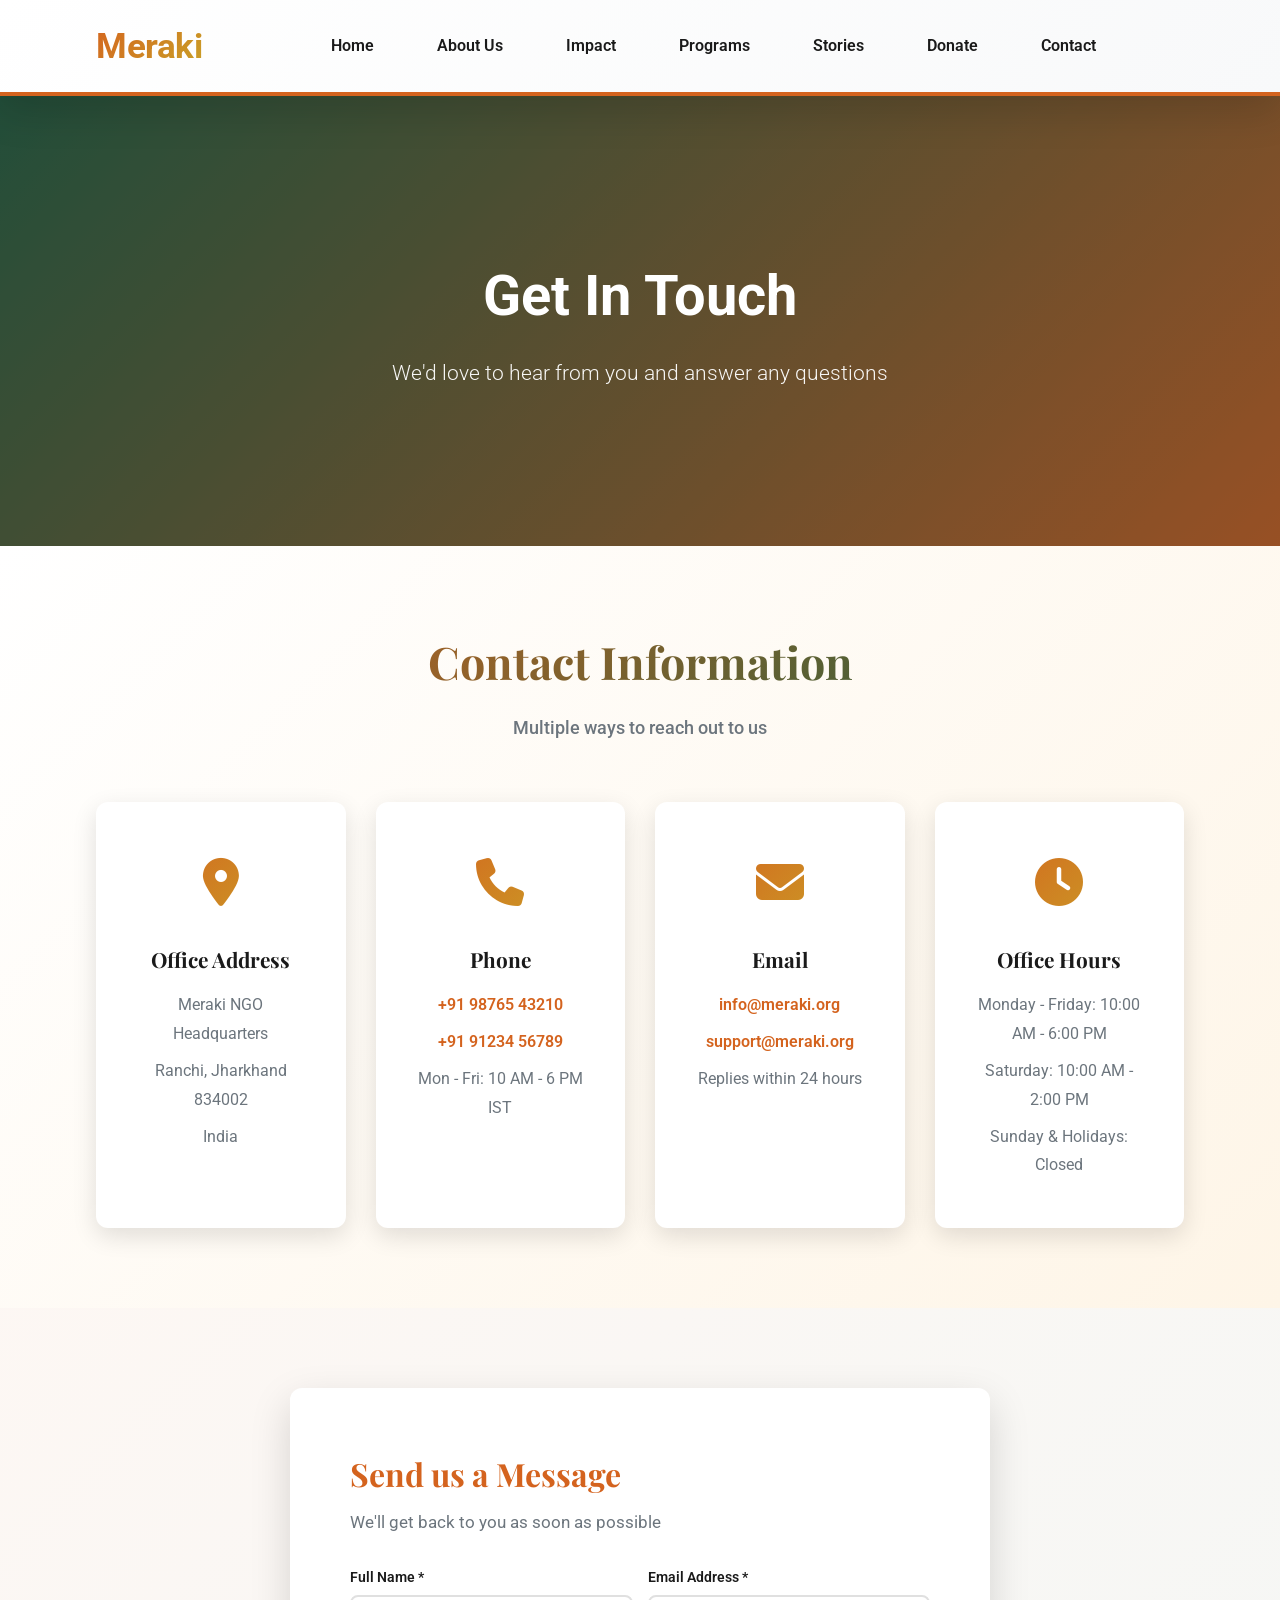
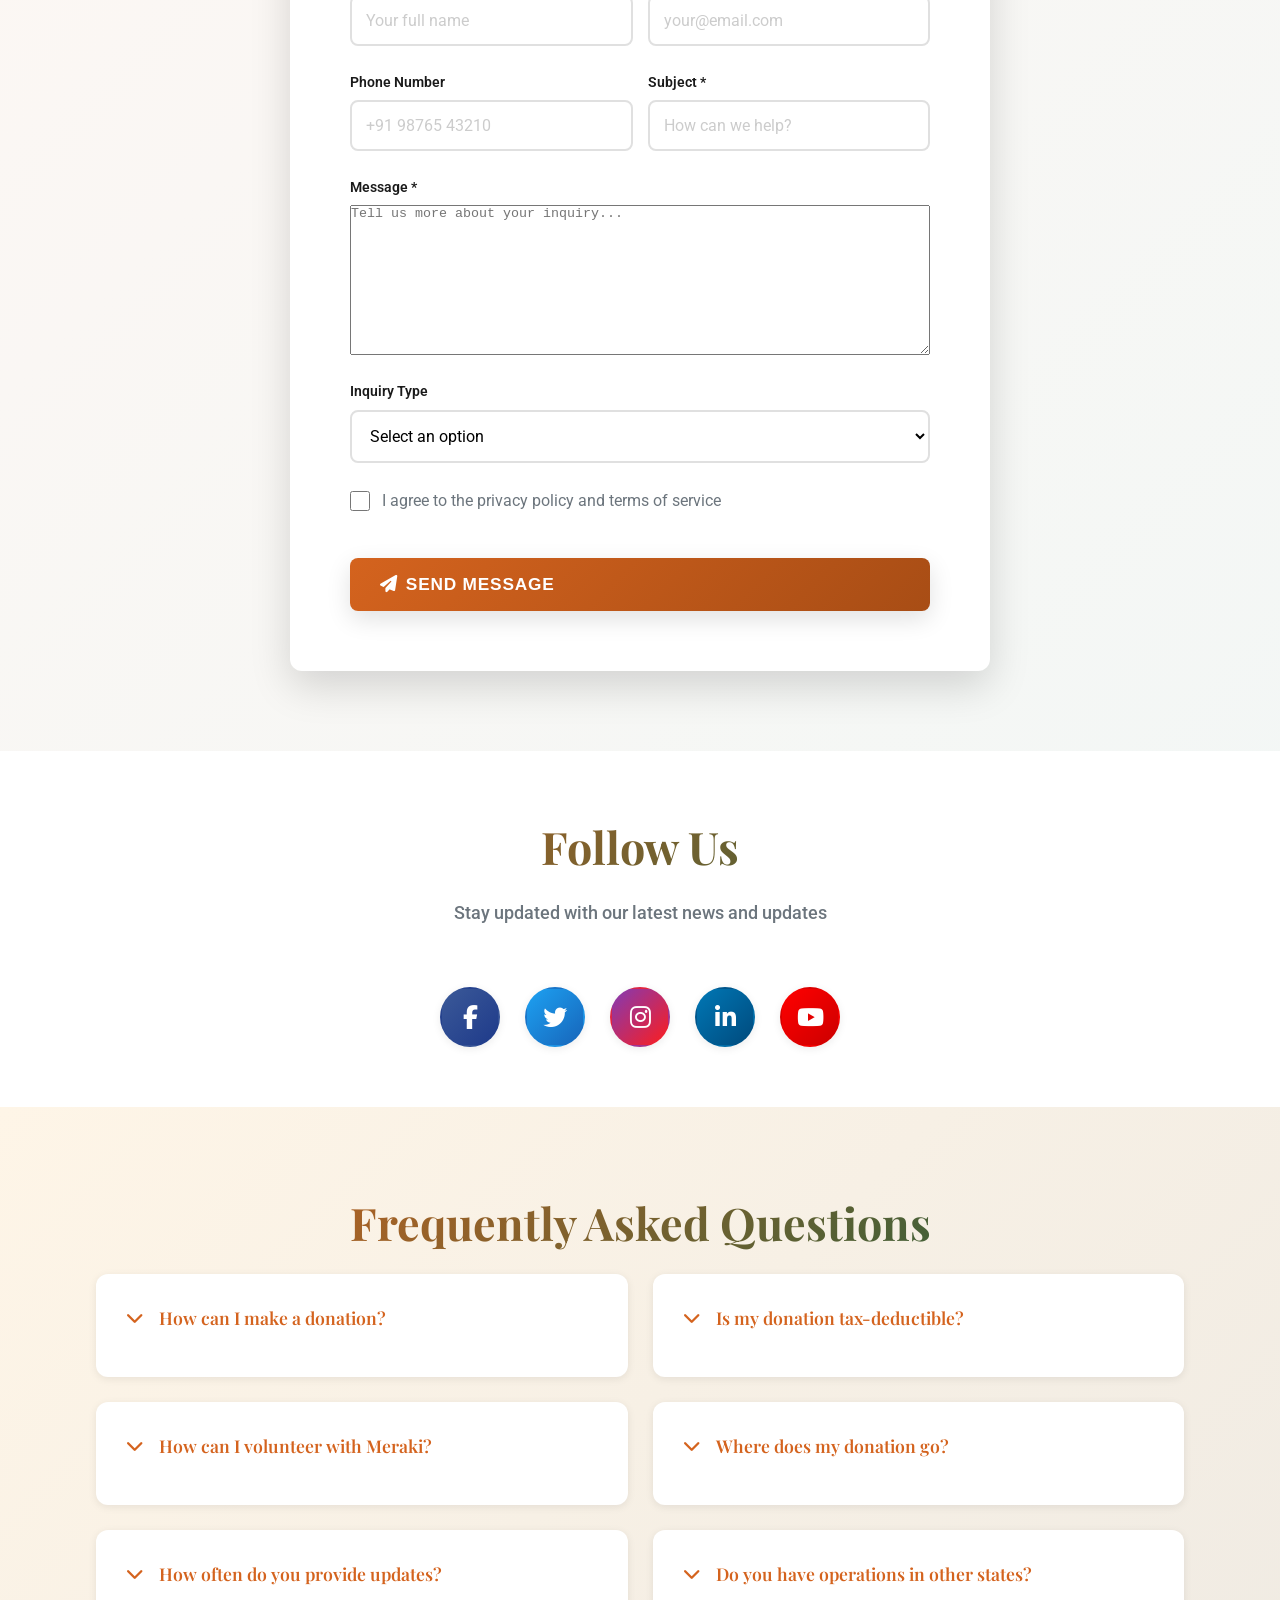
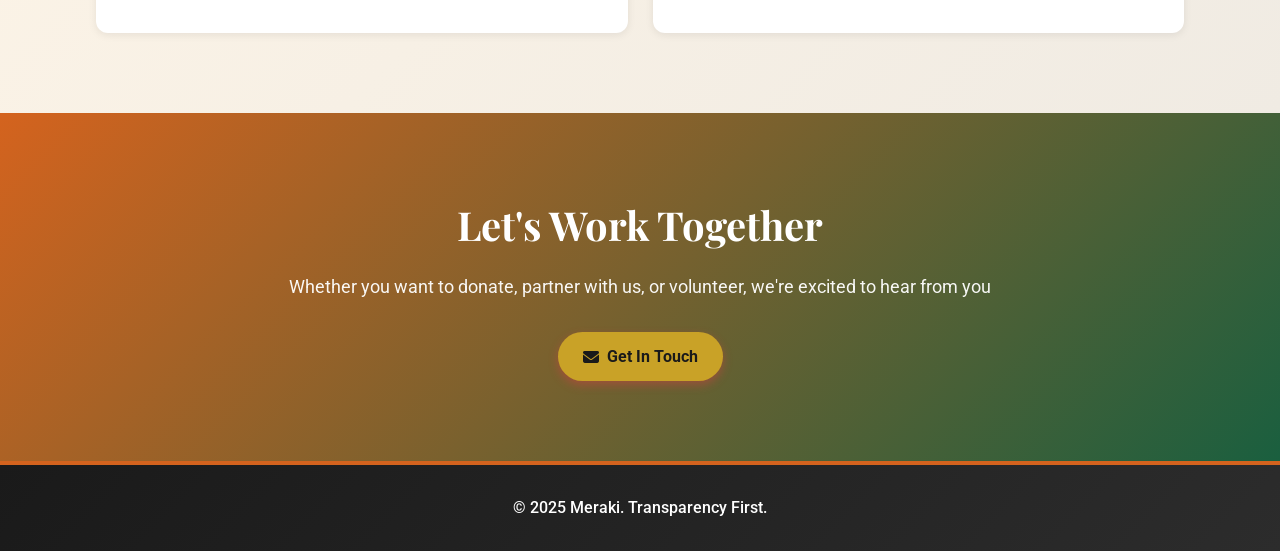
<file: contact.html>
<!DOCTYPE html>
<html lang="en">
<head>
    <meta charset="UTF-8">
    <meta name="viewport" content="width=device-width, initial-scale=1.0, maximum-scale=5.0, user-scalable=yes, viewport-fit=cover">
    <meta name="theme-color" content="#d4631e">
    <meta name="apple-mobile-web-app-capable" content="yes">
    <meta name="apple-mobile-web-app-status-bar-style" content="black-translucent">
    <title>Contact Us - Meraki NGO</title>
    <link rel="stylesheet" href="styles.css">
    <link href="https://fonts.googleapis.com/css2?family=Roboto:wght@300;700&family=Playfair+Display:wght@700&display=swap" rel="stylesheet">
    <link rel="stylesheet" href="https://cdnjs.cloudflare.com/ajax/libs/font-awesome/6.5.1/css/all.min.css">
</head>
<body>

    <header>
        <nav class="container nav-bar">
            <h1 class="logo">Meraki</h1>
            <ul class="nav-links" data-nav-menu>
                <li><a href="index.html#home" class="nav-link">Home</a></li>
                <li><a href="index.html#about" class="nav-link">About Us</a></li>
                <li><a href="impact.html" class="nav-link">Impact</a></li>
                <li><a href="programs.html" class="nav-link">Programs</a></li>
                <li><a href="stories.html" class="nav-link">Stories</a></li>
                <li><a href="index.html#donate" class="nav-link">Donate</a></li>
                <li><a href="contact.html" class="nav-link">Contact</a></li>
            </ul>
            <button class="menu-toggle" aria-label="Toggle navigation" data-menu-toggle>
                <i class="fas fa-bars"></i>
            </button>
        </nav>
    </header>

    <!-- Hero Section -->
    <section class="page-hero" style="background: linear-gradient(135deg, rgba(26, 95, 63, 0.9) 0%, rgba(212, 99, 30, 0.9) 100%), url('https://images.unsplash.com/photo-1552664730-d307ca884978?w=1200') center/cover;">
        <div class="container">
            <div class="hero-content">
                <h1 class="page-hero-title">Get In Touch</h1>
                <p class="page-hero-subtitle">We'd love to hear from you and answer any questions</p>
            </div>
        </div>
    </section>

    <!-- Contact Information Section -->
    <section class="contact-info-section">
        <div class="container">
            <h2 class="section-title">Contact Information</h2>
            <p class="section-subtitle">Multiple ways to reach out to us</p>

            <div class="contact-info-grid">
                <div class="contact-card">
                    <div class="contact-icon">
                        <i class="fas fa-map-marker-alt"></i>
                    </div>
                    <h3>Office Address</h3>
                    <p>Meraki NGO Headquarters</p>
                    <p>Ranchi, Jharkhand 834002</p>
                    <p>India</p>
                </div>

                <div class="contact-card">
                    <div class="contact-icon">
                        <i class="fas fa-phone"></i>
                    </div>
                    <h3>Phone</h3>
                    <p><a href="tel:+919876543210">+91 98765 43210</a></p>
                    <p><a href="tel:+919123456789">+91 91234 56789</a></p>
                    <p>Mon - Fri: 10 AM - 6 PM IST</p>
                </div>

                <div class="contact-card">
                    <div class="contact-icon">
                        <i class="fas fa-envelope"></i>
                    </div>
                    <h3>Email</h3>
                    <p><a href="mailto:info@meraki.org">info@meraki.org</a></p>
                    <p><a href="mailto:support@meraki.org">support@meraki.org</a></p>
                    <p>Replies within 24 hours</p>
                </div>

                <div class="contact-card">
                    <div class="contact-icon">
                        <i class="fas fa-clock"></i>
                    </div>
                    <h3>Office Hours</h3>
                    <p>Monday - Friday: 10:00 AM - 6:00 PM</p>
                    <p>Saturday: 10:00 AM - 2:00 PM</p>
                    <p>Sunday & Holidays: Closed</p>
                </div>
            </div>
        </div>
    </section>

    <!-- Contact Form Section -->
    <section class="contact-form-section">
        <div class="container">
            <div class="contact-form-wrapper">
                <div class="form-header">
                    <h2>Send us a Message</h2>
                    <p>We'll get back to you as soon as possible</p>
                </div>

                <form id="contact-form" class="contact-form">
                    <div class="form-row">
                        <div class="input-group">
                            <label for="contact-name">Full Name *</label>
                            <input type="text" id="contact-name" name="name" required placeholder="Your full name">
                        </div>
                        <div class="input-group">
                            <label for="contact-email">Email Address *</label>
                            <input type="email" id="contact-email" name="email" required placeholder="your@email.com">
                        </div>
                    </div>

                    <div class="form-row">
                        <div class="input-group">
                            <label for="contact-phone">Phone Number</label>
                            <input type="tel" id="contact-phone" name="phone" placeholder="+91 98765 43210">
                        </div>
                        <div class="input-group">
                            <label for="contact-subject">Subject *</label>
                            <input type="text" id="contact-subject" name="subject" required placeholder="How can we help?">
                        </div>
                    </div>

                    <div class="input-group">
                        <label for="contact-message">Message *</label>
                        <textarea id="contact-message" name="message" rows="6" required placeholder="Tell us more about your inquiry..."></textarea>
                    </div>

                    <div class="input-group">
                        <label for="contact-inquiry">Inquiry Type</label>
                        <select id="contact-inquiry" name="inquiry_type">
                            <option value="">Select an option</option>
                            <option value="donation">Donation & Support</option>
                            <option value="partnership">Partnership Opportunity</option>
                            <option value="volunteer">Volunteer Inquiry</option>
                            <option value="feedback">Feedback</option>
                            <option value="press">Press & Media</option>
                            <option value="other">Other</option>
                        </select>
                    </div>

                    <div class="form-terms">
                        <input type="checkbox" id="contact-terms" name="terms" required>
                        <label for="contact-terms">I agree to the privacy policy and terms of service</label>
                    </div>

                    <button type="submit" class="btn btn-submit">
                        <i class="fas fa-paper-plane"></i> Send Message
                    </button>
                </form>
            </div>
        </div>
    </section>

    <!-- Social Links Section -->
    <section class="social-section">
        <div class="container">
            <h2 class="section-title">Follow Us</h2>
            <p class="section-subtitle">Stay updated with our latest news and updates</p>

            <div class="social-links">
                <a href="#" class="social-link facebook" title="Facebook">
                    <i class="fab fa-facebook-f"></i>
                </a>
                <a href="#" class="social-link twitter" title="Twitter">
                    <i class="fab fa-twitter"></i>
                </a>
                <a href="#" class="social-link instagram" title="Instagram">
                    <i class="fab fa-instagram"></i>
                </a>
                <a href="#" class="social-link linkedin" title="LinkedIn">
                    <i class="fab fa-linkedin-in"></i>
                </a>
                <a href="#" class="social-link youtube" title="YouTube">
                    <i class="fab fa-youtube"></i>
                </a>
            </div>
        </div>
    </section>

    <!-- FAQ Section -->
    <section class="faq-section">
        <div class="container">
            <h2 class="section-title">Frequently Asked Questions</h2>

            <div class="faq-grid">
                <div class="faq-item">
                    <h3 class="faq-question">
                        <i class="fas fa-chevron-down"></i>
                        How can I make a donation?
                    </h3>
                    <p class="faq-answer">You can make a donation through our website using multiple payment methods including card, UPI, or bank transfer. Visit our Donate section for more details.</p>
                </div>

                <div class="faq-item">
                    <h3 class="faq-question">
                        <i class="fas fa-chevron-down"></i>
                        Is my donation tax-deductible?
                    </h3>
                    <p class="faq-answer">Yes! Meraki is registered under section 80G of the Income Tax Act. Donations above ₹500 are tax-deductible in India.</p>
                </div>

                <div class="faq-item">
                    <h3 class="faq-question">
                        <i class="fas fa-chevron-down"></i>
                        How can I volunteer with Meraki?
                    </h3>
                    <p class="faq-answer">We welcome volunteers! Please reach out to us via the contact form above or email support@meraki.org with details about your skills and interests.</p>
                </div>

                <div class="faq-item">
                    <h3 class="faq-question">
                        <i class="fas fa-chevron-down"></i>
                        Where does my donation go?
                    </h3>
                    <p class="faq-answer">We maintain complete transparency. 85% of donations go directly to programs, and 15% covers administrative costs. Visit our Impact page for detailed reports.</p>
                </div>

                <div class="faq-item">
                    <h3 class="faq-question">
                        <i class="fas fa-chevron-down"></i>
                        How often do you provide updates?
                    </h3>
                    <p class="faq-answer">We send quarterly impact reports to all donors. You can also subscribe to our newsletter for monthly updates and stories.</p>
                </div>

                <div class="faq-item">
                    <h3 class="faq-question">
                        <i class="fas fa-chevron-down"></i>
                        Do you have operations in other states?
                    </h3>
                    <p class="faq-answer">Currently, we focus exclusively on Jharkhand. However, we're exploring expansion to neighboring states in the next two years.</p>
                </div>
            </div>
        </div>
    </section>

    <!-- Call to Action -->
    <section class="cta-section">
        <div class="container">
            <h2>Let's Work Together</h2>
            <p>Whether you want to donate, partner with us, or volunteer, we're excited to hear from you</p>
            <a href="#contact-form" class="btn btn-cta">
                <i class="fas fa-envelope"></i> Get In Touch
            </a>
        </div>
    </section>

    <footer>
        <div class="container">
            <p>&copy; 2025 Meraki. Transparency First.</p>
        </div>
    </footer>

    <script src="scripts.js"></script>
    <script>
        // Contact Form Submission
        document.addEventListener('DOMContentLoaded', function() {
            const contactForm = document.getElementById('contact-form');
            
            if (contactForm) {
                contactForm.addEventListener('submit', function(e) {
                    e.preventDefault();
                    
                    const formData = {
                        name: document.getElementById('contact-name').value,
                        email: document.getElementById('contact-email').value,
                        phone: document.getElementById('contact-phone').value,
                        subject: document.getElementById('contact-subject').value,
                        message: document.getElementById('contact-message').value,
                        inquiry_type: document.getElementById('contact-inquiry').value
                    };
                    
                    // Show success message
                    showContactSuccess(formData);
                });
            }

            // FAQ Accordion
            const faqItems = document.querySelectorAll('.faq-item');
            faqItems.forEach(item => {
                const question = item.querySelector('.faq-question');
                question.addEventListener('click', function() {
                    faqItems.forEach(other => {
                        if (other !== item) {
                            other.classList.remove('active');
                        }
                    });
                    item.classList.toggle('active');
                });
            });

            function showContactSuccess(data) {
                const modal = document.createElement('div');
                modal.className = 'payment-modal';
                modal.innerHTML = `
                    <div class="modal-content">
                        <div class="success-icon">
                            <i class="fas fa-check-circle"></i>
                        </div>
                        <h2>Thank You!</h2>
                        <p>We've received your message and will get back to you within 24 hours.</p>
                        <div class="donation-receipt">
                            <h3>Message Summary</h3>
                            <p><strong>Name:</strong> ${data.name}</p>
                            <p><strong>Email:</strong> ${data.email}</p>
                            <p><strong>Subject:</strong> ${data.subject}</p>
                            <p><strong>Inquiry Type:</strong> ${data.inquiry_type || 'Not specified'}</p>
                        </div>
                        <button class="btn btn-close-modal">Close</button>
                    </div>
                `;

                document.body.appendChild(modal);
                modal.style.display = 'flex';

                const closeBtn = modal.querySelector('.btn-close-modal');
                closeBtn.addEventListener('click', () => {
                    modal.remove();
                    contactForm.reset();
                });

                modal.addEventListener('click', (e) => {
                    if (e.target === modal) {
                        modal.remove();
                    }
                });
            }
        });
    </script>

</body>
</html>
</file>
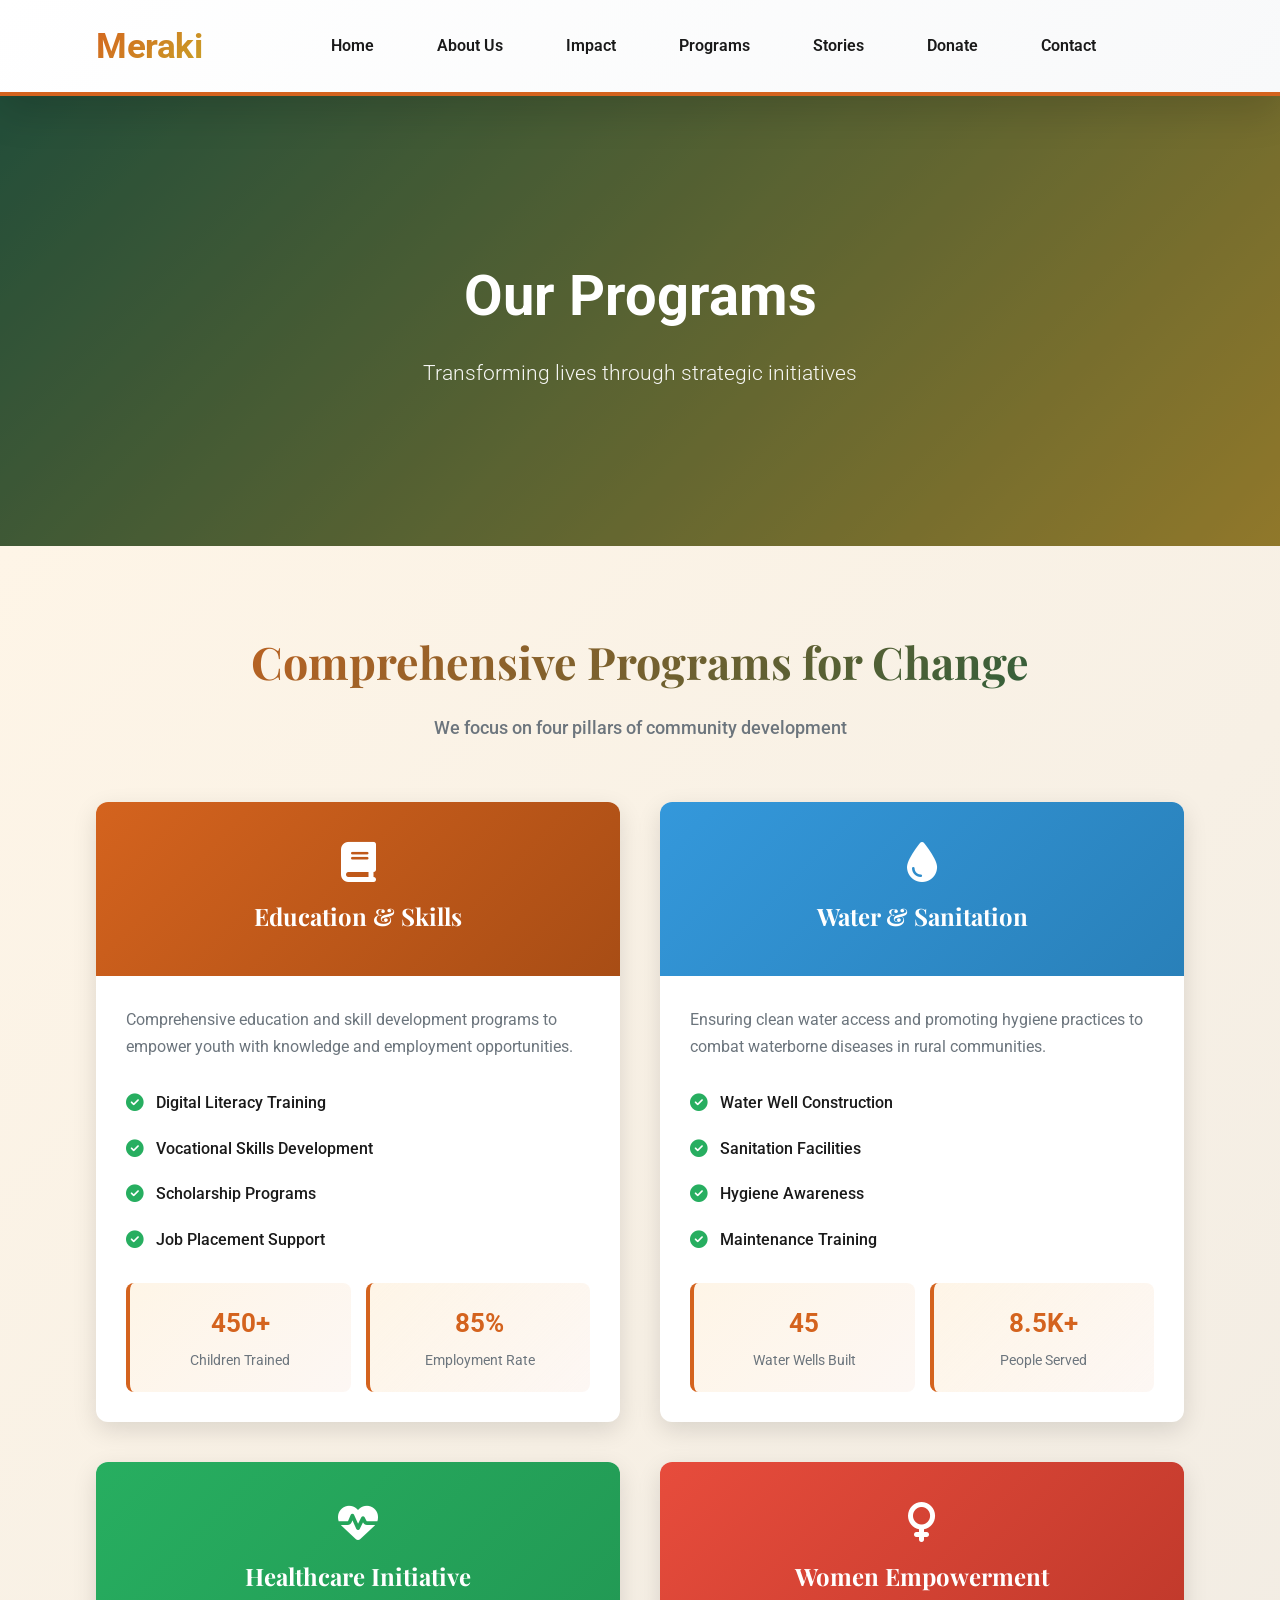
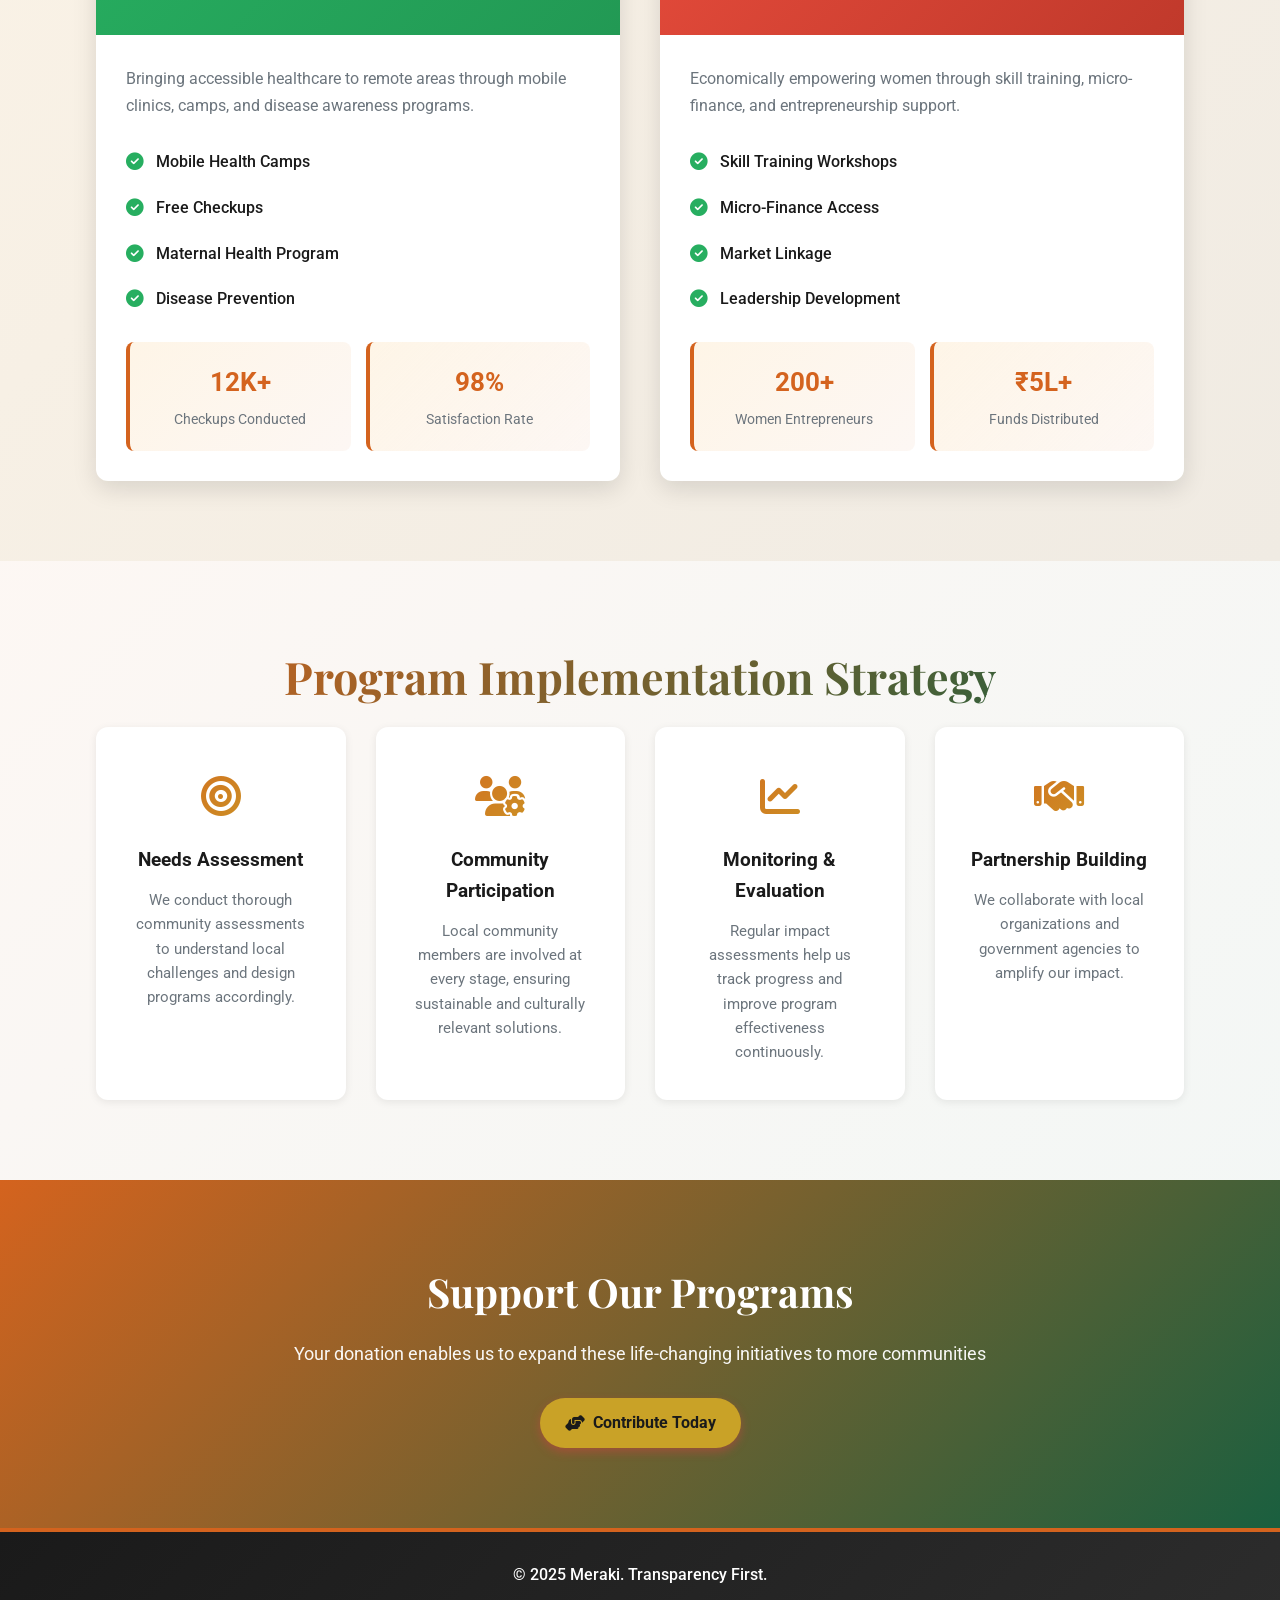
<file: programs.html>
<!DOCTYPE html>
<html lang="en">
<head>
    <meta charset="UTF-8">
    <meta name="viewport" content="width=device-width, initial-scale=1.0, maximum-scale=5.0, user-scalable=yes, viewport-fit=cover">
    <meta name="theme-color" content="#d4631e">
    <meta name="apple-mobile-web-app-capable" content="yes">
    <meta name="apple-mobile-web-app-status-bar-style" content="black-translucent">
    <title>Programs - Meraki NGO</title>
    <link rel="stylesheet" href="styles.css">
    <link href="https://fonts.googleapis.com/css2?family=Roboto:wght@300;700&family=Playfair+Display:wght@700&display=swap" rel="stylesheet">
    <link rel="stylesheet" href="https://cdnjs.cloudflare.com/ajax/libs/font-awesome/6.5.1/css/all.min.css">
</head>
<body>

    <header>
        <nav class="container nav-bar">
            <h1 class="logo">Meraki</h1>
            <ul class="nav-links" data-nav-menu>
                <li><a href="index.html#home" class="nav-link">Home</a></li>
                <li><a href="index.html#about" class="nav-link">About Us</a></li>
                <li><a href="impact.html" class="nav-link">Impact</a></li>
                <li><a href="programs.html" class="nav-link">Programs</a></li>
                <li><a href="stories.html" class="nav-link">Stories</a></li>
                <li><a href="index.html#donate" class="nav-link">Donate</a></li>
                <li><a href="contact.html" class="nav-link">Contact</a></li>
            </ul>
            <button class="menu-toggle" aria-label="Toggle navigation" data-menu-toggle>
                <i class="fas fa-bars"></i>
            </button>
        </nav>
    </header>

    <!-- Hero Section -->
    <section class="page-hero" style="background: linear-gradient(135deg, rgba(26, 95, 63, 0.9) 0%, rgba(201, 162, 39, 0.9) 100%), url('https://images.unsplash.com/photo-1552664730-d307ca884978?w=1200') center/cover;">
        <div class="container">
            <div class="hero-content">
                <h1 class="page-hero-title">Our Programs</h1>
                <p class="page-hero-subtitle">Transforming lives through strategic initiatives</p>
            </div>
        </div>
    </section>

    <!-- Programs Overview -->
    <section class="programs-overview">
        <div class="container">
            <h2 class="section-title">Comprehensive Programs for Change</h2>
            <p class="section-subtitle">We focus on four pillars of community development</p>

            <div class="programs-grid">
                <!-- Education Program -->
                <div class="program-card">
                    <div class="program-header education-header">
                        <i class="fas fa-book"></i>
                        <h3>Education & Skills</h3>
                    </div>
                    <div class="program-body">
                        <p>Comprehensive education and skill development programs to empower youth with knowledge and employment opportunities.</p>
                        <ul class="program-features">
                            <li><i class="fas fa-check-circle"></i> Digital Literacy Training</li>
                            <li><i class="fas fa-check-circle"></i> Vocational Skills Development</li>
                            <li><i class="fas fa-check-circle"></i> Scholarship Programs</li>
                            <li><i class="fas fa-check-circle"></i> Job Placement Support</li>
                        </ul>
                        <div class="program-stats">
                            <div class="stat-box">
                                <h4>450+</h4>
                                <p>Children Trained</p>
                            </div>
                            <div class="stat-box">
                                <h4>85%</h4>
                                <p>Employment Rate</p>
                            </div>
                        </div>
                    </div>
                </div>

                <!-- Water & Sanitation Program -->
                <div class="program-card">
                    <div class="program-header water-header">
                        <i class="fas fa-droplet"></i>
                        <h3>Water & Sanitation</h3>
                    </div>
                    <div class="program-body">
                        <p>Ensuring clean water access and promoting hygiene practices to combat waterborne diseases in rural communities.</p>
                        <ul class="program-features">
                            <li><i class="fas fa-check-circle"></i> Water Well Construction</li>
                            <li><i class="fas fa-check-circle"></i> Sanitation Facilities</li>
                            <li><i class="fas fa-check-circle"></i> Hygiene Awareness</li>
                            <li><i class="fas fa-check-circle"></i> Maintenance Training</li>
                        </ul>
                        <div class="program-stats">
                            <div class="stat-box">
                                <h4>45</h4>
                                <p>Water Wells Built</p>
                            </div>
                            <div class="stat-box">
                                <h4>8.5K+</h4>
                                <p>People Served</p>
                            </div>
                        </div>
                    </div>
                </div>

                <!-- Healthcare Program -->
                <div class="program-card">
                    <div class="program-header health-header">
                        <i class="fas fa-heartbeat"></i>
                        <h3>Healthcare Initiative</h3>
                    </div>
                    <div class="program-body">
                        <p>Bringing accessible healthcare to remote areas through mobile clinics, camps, and disease awareness programs.</p>
                        <ul class="program-features">
                            <li><i class="fas fa-check-circle"></i> Mobile Health Camps</li>
                            <li><i class="fas fa-check-circle"></i> Free Checkups</li>
                            <li><i class="fas fa-check-circle"></i> Maternal Health Program</li>
                            <li><i class="fas fa-check-circle"></i> Disease Prevention</li>
                        </ul>
                        <div class="program-stats">
                            <div class="stat-box">
                                <h4>12K+</h4>
                                <p>Checkups Conducted</p>
                            </div>
                            <div class="stat-box">
                                <h4>98%</h4>
                                <p>Satisfaction Rate</p>
                            </div>
                        </div>
                    </div>
                </div>

                <!-- Women Empowerment Program -->
                <div class="program-card">
                    <div class="program-header women-header">
                        <i class="fas fa-venus"></i>
                        <h3>Women Empowerment</h3>
                    </div>
                    <div class="program-body">
                        <p>Economically empowering women through skill training, micro-finance, and entrepreneurship support.</p>
                        <ul class="program-features">
                            <li><i class="fas fa-check-circle"></i> Skill Training Workshops</li>
                            <li><i class="fas fa-check-circle"></i> Micro-Finance Access</li>
                            <li><i class="fas fa-check-circle"></i> Market Linkage</li>
                            <li><i class="fas fa-check-circle"></i> Leadership Development</li>
                        </ul>
                        <div class="program-stats">
                            <div class="stat-box">
                                <h4>200+</h4>
                                <p>Women Entrepreneurs</p>
                            </div>
                            <div class="stat-box">
                                <h4>₹5L+</h4>
                                <p>Funds Distributed</p>
                            </div>
                        </div>
                    </div>
                </div>
            </div>
        </div>
    </section>

    <!-- Detailed Program Focus -->
    <section class="program-details">
        <div class="container">
            <h2 class="section-title">Program Implementation Strategy</h2>

            <div class="details-grid">
                <div class="detail-box">
                    <div class="detail-icon">
                        <i class="fas fa-bullseye"></i>
                    </div>
                    <h4>Needs Assessment</h4>
                    <p>We conduct thorough community assessments to understand local challenges and design programs accordingly.</p>
                </div>

                <div class="detail-box">
                    <div class="detail-icon">
                        <i class="fas fa-users-cog"></i>
                    </div>
                    <h4>Community Participation</h4>
                    <p>Local community members are involved at every stage, ensuring sustainable and culturally relevant solutions.</p>
                </div>

                <div class="detail-box">
                    <div class="detail-icon">
                        <i class="fas fa-chart-line"></i>
                    </div>
                    <h4>Monitoring & Evaluation</h4>
                    <p>Regular impact assessments help us track progress and improve program effectiveness continuously.</p>
                </div>

                <div class="detail-box">
                    <div class="detail-icon">
                        <i class="fas fa-handshake"></i>
                    </div>
                    <h4>Partnership Building</h4>
                    <p>We collaborate with local organizations and government agencies to amplify our impact.</p>
                </div>
            </div>
        </div>
    </section>

    <!-- Call to Action -->
    <section class="cta-section">
        <div class="container">
            <h2>Support Our Programs</h2>
            <p>Your donation enables us to expand these life-changing initiatives to more communities</p>
            <a href="index.html#donate" class="btn btn-cta">
                <i class="fas fa-hands-helping"></i> Contribute Today
            </a>
        </div>
    </section>

    <footer>
        <div class="container">
            <p>&copy; 2025 Meraki. Transparency First.</p>
        </div>
    </footer>

    <script src="scripts.js"></script>

</body>
</html>
</file>
<file: styles.css>
/* Custom Properties & Reset */
:root {
    --primary-color: #d4631e; /* Warm Jharkhand Orange */
    --primary-dark: #a84d15;
    --secondary-color: #1a5f3f; /* Deep Forest Green */
    --secondary-light: #2d8659;
    --accent-color: #c9a227; /* Golden Yellow */
    --accent-light: #e0b844;
    --danger-color: #e74c3c;
    --success-color: #27ae60;
    --info-color: #3498db;
    --light-bg: #fef5e7;
    --light-bg-alt: #f8f9fa;
    --dark-text: #1a1a1a;
    --gray-text: #6c757d;
    --white: #fff;
    --transition-speed: 0.3s;
    --shadow-light: 0 2px 8px rgba(0, 0, 0, 0.08);
    --shadow-medium: 0 8px 24px rgba(0, 0, 0, 0.12);
    --shadow-heavy: 0 15px 40px rgba(0, 0, 0, 0.15);
}

* {
    box-sizing: border-box;
    margin: 0;
    padding: 0;
}

body {
    font-family: 'Roboto', sans-serif;
    color: var(--dark-text);
    line-height: 1.6;
    background-color: var(--white);
}

.container {
    width: 90%;
    max-width: 1200px;
    margin: 0 auto;
}

/* Typography */
h2, h3 {
    font-family: 'Playfair Display', serif;
    font-weight: 700;
}

/* Header & Navigation */
header {
    background: linear-gradient(135deg, #ffffff 0%, #f8f9fa 100%);
    box-shadow: var(--shadow-heavy);
    position: sticky;
    top: 0;
    z-index: 100;
    border-bottom: 4px solid var(--primary-color);
    backdrop-filter: blur(10px);
}

.nav-bar {
    display: flex;
    justify-content: space-between;
    align-items: center;
    padding: 18px 0;
    gap: 40px;
}

.logo {
    background: linear-gradient(135deg, var(--primary-color), var(--accent-color));
    -webkit-background-clip: text;
    -webkit-text-fill-color: transparent;
    background-clip: text;
    font-size: 2.2em;
    font-weight: 700;
    min-width: fit-content;
    letter-spacing: -0.5px;
    transition: transform var(--transition-speed) ease;
}

.logo:hover {
    transform: scale(1.05);
}

.nav-links {
    list-style: none;
    display: flex;
    gap: 35px;
    transition: all var(--transition-speed) ease-in-out;
    flex: 1;
    justify-content: center;
}

.nav-link {
    text-decoration: none;
    color: var(--dark-text);
    font-weight: 600;
    position: relative;
    font-size: 0.98em;
    transition: all var(--transition-speed) ease;
    padding: 10px 14px;
    border-radius: 6px;
}

.nav-link:hover {
    color: var(--primary-color);
    background: linear-gradient(135deg, rgba(212, 99, 30, 0.1), rgba(201, 162, 39, 0.1));
    transform: translateY(-2px);
}

.nav-link:after { /* Advanced hover effect */
    content: '';
    position: absolute;
    width: 0;
    height: 3px;
    display: block;
    margin-top: 5px;
    right: 0;
    bottom: -10px;
    background: linear-gradient(90deg, var(--primary-color), var(--accent-color));
    transition: width var(--transition-speed) ease;
    border-radius: 2px;
}

.nav-link:hover:after {
    width: 100%;
    left: 0;
    background: var(--primary-color);
}

.menu-toggle {
    display: none; 
    background: none;
    border: none;
    font-size: 1.8em;
    cursor: pointer;
    color: var(--primary-color);
    padding: 10px;
    transition: transform var(--transition-speed) ease;
}

.menu-toggle:hover {
    transform: scale(1.1);
}

/* Buttons */
.btn {
    display: inline-flex;
    align-items: center;
    gap: 8px;
    padding: 12px 25px;
    text-decoration: none;
    border-radius: 50px; /* Pill shape */
    font-weight: 700;
    transition: all var(--transition-speed) ease;
    border: none;
    cursor: pointer;
}

.btn-cta {
    background-color: var(--primary-color);
    color: var(--white);
    box-shadow: 0 4px 10px rgba(230, 57, 70, 0.4);
}

.btn-cta:hover {
    background-color: var(--secondary-color);
    transform: translateY(-2px);
    box-shadow: 0 6px 15px rgba(69, 123, 157, 0.5);
}

.btn-submit {
    width: 100%;
    margin-top: 20px;
    background-color: var(--secondary-color);
    color: var(--white);
}

/* Hero Section (Video Background) */
.hero {
    position: relative;
    height: 80vh; 
    overflow: hidden;
    display: flex;
    align-items: center;
    justify-content: center;
    text-align: center;
}

.hero-carousel-wrapper {
    position: absolute;
    top: 0;
    left: 0;
    width: 100%;
    height: 100%;
    overflow: hidden;
    z-index: 1;
}

.hero-carousel-track {
    position: absolute;
    top: 0;
    left: 0;
    width: 100%;
    height: 100%;
    display: flex;
    transition: transform 0.8s cubic-bezier(0.25, 0.46, 0.45, 0.94);
}

.hero-carousel-slide {
    position: relative;
    width: 100%;
    height: 100%;
    flex-shrink: 0;
    display: flex;
    align-items: center;
    justify-content: center;
}

.hero-carousel-slide img {
    width: 100%;
    height: 100%;
    object-fit: cover;
}

.hero-overlay {
    position: absolute;
    top: 0;
    left: 0;
    width: 100%;
    height: 100%;
    background: linear-gradient(rgba(0, 0, 0, 0.5), rgba(0, 0, 0, 0.6));
    z-index: 2;
}

.hero-content {
    position: relative;
    z-index: 5;
    color: var(--white);
    animation: fadeInUp 1s ease forwards;
}

@keyframes fadeInUp {
    from {
        opacity: 0;
        transform: translateY(30px);
    }
    to {
        opacity: 1;
        transform: translateY(0);
    }
}

.hero h2 {
    font-size: 4em;
    margin-bottom: 15px;
    line-height: 1.1;
    font-weight: 700;
}

.tagline {
    font-size: 1.2em;
    margin-bottom: 10px;
    font-weight: 300;
}

/* Hero Carousel Controls */
.hero-carousel-btn {
    position: absolute !important;
    z-index: 10 !important;
}

.hero-carousel-btn.prev {
    left: 30px !important;
    top: 50% !important;
    transform: translateY(-50%) !important;
}

.hero-carousel-btn.next {
    right: 30px !important;
    top: 50% !important;
    transform: translateY(-50%) !important;
}

.hero-indicators {
    position: absolute;
    bottom: 30px;
    left: 50%;
    transform: translateX(-50%);
    z-index: 10;
}

/* About Section */
.about {
    padding: 80px 0;
    background: linear-gradient(135deg, #ffffff 0%, var(--light-bg) 100%);
    position: relative;
    overflow: hidden;
}

.about::before {
    content: '';
    position: absolute;
    top: -30%;
    right: -10%;
    width: 500px;
    height: 500px;
    background: radial-gradient(circle, rgba(201, 162, 39, 0.1) 0%, transparent 70%);
    border-radius: 50%;
    z-index: 0;
}

.section-title {
    text-align: center;
    font-size: 2.8em;
    color: var(--dark-text);
    margin-bottom: 15px;
    background: linear-gradient(135deg, var(--primary-color), var(--secondary-color));
    -webkit-background-clip: text;
    -webkit-text-fill-color: transparent;
    background-clip: text;
}

.about-content {
    position: relative;
    z-index: 1;
    display: flex;
    flex-direction: column;
    gap: 60px;
}

/* Mission, Vision, Values Grid */
.mission-vision-grid {
    display: grid;
    grid-template-columns: repeat(3, 1fr);
    gap: 30px;
}

.mv-card {
    background: var(--white);
    padding: 40px;
    border-radius: 12px;
    box-shadow: var(--shadow-medium);
    text-align: center;
    transition: all 0.4s cubic-bezier(0.25, 0.46, 0.45, 0.94);
    border-top: 4px solid transparent;
}

.mv-card.mission {
    border-top-color: var(--primary-color);
}

.mv-card.vision {
    border-top-color: var(--secondary-color);
}

.mv-card.values {
    border-top-color: var(--accent-color);
}

.mv-card:hover {
    transform: translateY(-12px);
    box-shadow: var(--shadow-heavy);
}

.mv-icon {
    font-size: 3.5em;
    margin-bottom: 20px;
    background: linear-gradient(135deg, var(--primary-color), var(--accent-color));
    -webkit-background-clip: text;
    -webkit-text-fill-color: transparent;
    background-clip: text;
}

.mv-card h3 {
    color: var(--dark-text);
    font-size: 1.6em;
    margin-bottom: 15px;
}

.mv-card p {
    color: var(--gray-text);
    line-height: 1.8;
    font-size: 1em;
}

/* Who We Are Section */
.who-we-are {
    display: grid;
    grid-template-columns: 1.2fr 1fr;
    gap: 50px;
    align-items: start;
    background: var(--white);
    padding: 50px;
    border-radius: 12px;
    box-shadow: var(--shadow-medium);
}

.who-content h3 {
    color: var(--primary-color);
    font-size: 2em;
    margin-bottom: 20px;
}

.who-content p {
    color: var(--gray-text);
    font-size: 1.05em;
    line-height: 1.8;
    margin-bottom: 20px;
}

.key-highlights {
    display: grid;
    grid-template-columns: 1fr;
    gap: 15px;
    margin-top: 30px;
}

.highlight {
    padding: 15px;
    background: linear-gradient(135deg, rgba(212, 99, 30, 0.05) 0%, rgba(201, 162, 39, 0.05) 100%);
    border-left: 4px solid var(--primary-color);
    border-radius: 6px;
    transition: all 0.3s ease;
}

.highlight:hover {
    background: linear-gradient(135deg, rgba(212, 99, 30, 0.1) 0%, rgba(201, 162, 39, 0.1) 100%);
    transform: translateX(5px);
}

.highlight h4 {
    color: var(--primary-color);
    margin-bottom: 8px;
    font-size: 1.1em;
}

.highlight h4 i {
    margin-right: 8px;
    color: var(--success-color);
}

.highlight p {
    color: var(--gray-text);
    font-size: 0.95em;
    margin: 0;
}

.who-stats {
    display: grid;
    grid-template-columns: 1fr 1fr;
    gap: 20px;
}

.stat-card {
    background: linear-gradient(135deg, var(--primary-color), var(--accent-color));
    color: white;
    padding: 30px;
    border-radius: 10px;
    text-align: center;
    box-shadow: var(--shadow-medium);
    transition: all 0.3s ease;
}

.stat-card:hover {
    transform: scale(1.08);
    box-shadow: var(--shadow-heavy);
}

.stat-number {
    font-size: 2.5em;
    font-weight: 700;
    margin-bottom: 10px;
}

.stat-label {
    font-size: 1.05em;
    opacity: 0.95;
}

/* Team Section */
.team-section {
    text-align: center;
}

.team-section h3 {
    color: var(--primary-color);
    font-size: 2em;
    margin-bottom: 10px;
}

.team-subtitle {
    color: var(--gray-text);
    font-size: 1.1em;
    margin-bottom: 50px;
}

.team-grid {
    display: grid;
    grid-template-columns: repeat(4, 1fr);
    gap: 30px;
}

.team-member {
    background: var(--white);
    border-radius: 12px;
    overflow: hidden;
    box-shadow: var(--shadow-medium);
    transition: all 0.4s ease;
}

.team-member:hover {
    transform: translateY(-15px);
    box-shadow: var(--shadow-heavy);
}

.member-image {
    width: 100%;
    height: 250px;
    overflow: hidden;
    background: linear-gradient(135deg, var(--primary-color), var(--accent-color));
}

.member-image img {
    width: 100%;
    height: 100%;
    object-fit: cover;
    transition: transform 0.4s ease;
}

.team-member:hover .member-image img {
    transform: scale(1.1);
}

.team-member h4 {
    color: var(--dark-text);
    font-size: 1.4em;
    margin-top: 20px;
    padding: 0 20px;
}

.team-member .role {
    color: var(--primary-color);
    font-weight: 700;
    padding: 0 20px;
    margin-top: 5px;
}

.team-member .bio {
    color: var(--gray-text);
    font-size: 0.95em;
    padding: 0 20px 20px;
    line-height: 1.6;
}

/* Dynamic Impact Section (Counters) */
.impact {
    background: linear-gradient(135deg, var(--light-bg) 0%, #f0ebe3 100%);
    padding: 80px 0;
    position: relative;
    overflow: hidden;
}

.impact::before {
    content: '';
    position: absolute;
    top: -50%;
    right: -10%;
    width: 500px;
    height: 500px;
    background: radial-gradient(circle, rgba(212, 99, 30, 0.1) 0%, transparent 70%);
    border-radius: 50%;
    z-index: 0;
}

.impact::after {
    content: '';
    position: absolute;
    bottom: -30%;
    left: -5%;
    width: 400px;
    height: 400px;
    background: radial-gradient(circle, rgba(26, 95, 63, 0.1) 0%, transparent 70%);
    border-radius: 50%;
    z-index: 0;
}

.impact-grid {
    display: grid;
    grid-template-columns: repeat(3, 1fr);
    gap: 35px;
    position: relative;
    z-index: 1;
}

.impact-card {
    text-align: center;
    padding: 40px;
    background: var(--white);
    border-radius: 12px;
    box-shadow: var(--shadow-medium);
    transition: all 0.4s cubic-bezier(0.25, 0.46, 0.45, 0.94);
    position: relative;
    overflow: hidden;
    border: 2px solid transparent;
}

.impact-card::before {
    content: '';
    position: absolute;
    top: 0;
    left: 0;
    right: 0;
    height: 4px;
    background: linear-gradient(90deg, var(--primary-color), var(--accent-color));
    transform: scaleX(0);
    transform-origin: left;
    transition: transform 0.4s ease;
}

.impact-card:hover::before {
    transform: scaleX(1);
}

.impact-card:hover {
    transform: translateY(-12px) rotateX(5deg);
    box-shadow: var(--shadow-heavy);
    border-color: var(--primary-color);
}

.impact-card i {
    font-size: 3.5em;
    background: linear-gradient(135deg, var(--primary-color), var(--accent-color));
    -webkit-background-clip: text;
    -webkit-text-fill-color: transparent;
    background-clip: text;
    margin-bottom: 20px;
    transition: transform var(--transition-speed) ease;
}

.impact-card:hover i {
    transform: scale(1.15) rotate(5deg);
}

.impact-card h3 {
    font-size: 3.2em;
    margin-bottom: 10px;
    color: var(--primary-color);
    font-weight: 700;
}

.impact-card p {
    color: var(--gray-text);
    font-size: 1.05em;
    font-weight: 500;
}

/* Image Carousel Section */
.gallery {
    padding: 80px 0;
    background: linear-gradient(135deg, rgba(212, 99, 30, 0.05) 0%, rgba(26, 95, 63, 0.05) 100%);
    position: relative;
}

.gallery h2 {
    text-align: center;
    font-size: 2.8em;
    color: var(--dark-text);
    margin-bottom: 15px;
    background: linear-gradient(135deg, var(--primary-color), var(--secondary-color));
    -webkit-background-clip: text;
    -webkit-text-fill-color: transparent;
    background-clip: text;
}

.section-subtitle {
    text-align: center;
    color: var(--gray-text);
    font-size: 1.15em;
    margin-bottom: 60px;
    font-weight: 500;
}

.carousel-container {
    position: relative;
    width: 100%;
    max-width: 900px;
    margin: 0 auto;
    overflow: hidden;
    border-radius: 16px;
    box-shadow: var(--shadow-heavy);
}

.carousel-wrapper {
    position: relative;
    width: 100%;
    padding-bottom: 66.67%; /* 3:2 aspect ratio */
    overflow: hidden;
    background: #f0f0f0;
}

.carousel-track {
    position: absolute;
    top: 0;
    left: 0;
    width: 100%;
    height: 100%;
    display: flex;
    transition: transform 0.8s cubic-bezier(0.25, 0.46, 0.45, 0.94);
}

.carousel-slide {
    position: relative;
    width: 100%;
    height: 100%;
    flex-shrink: 0;
    display: flex;
    align-items: center;
    justify-content: center;
    overflow: hidden;
}

.carousel-slide img {
    width: 100%;
    height: 100%;
    object-fit: cover;
    transition: transform 0.6s cubic-bezier(0.25, 0.46, 0.45, 0.94);
}

.carousel-slide:hover img {
    transform: scale(1.08) rotate(0.5deg);
}

.slide-overlay {
    position: absolute;
    bottom: 0;
    left: 0;
    right: 0;
    background: linear-gradient(to top, rgba(0, 0, 0, 0.95) 0%, rgba(0, 0, 0, 0.5) 50%, transparent 100%);
    color: white;
    padding: 40px 20px 30px;
    text-align: center;
    transform: translateY(30px);
    transition: transform 0.4s ease;
}

.carousel-slide:hover .slide-overlay {
    transform: translateY(0);
}

.slide-overlay h3 {
    font-size: 1.6em;
    margin-bottom: 10px;
    color: var(--accent-light);
    font-weight: 700;
}

.slide-overlay p {
    font-size: 0.98em;
    color: #e0e0e0;
    line-height: 1.5;
}

/* Carousel Navigation Buttons */
.carousel-btn {
    position: absolute;
    top: 50%;
    transform: translateY(-50%);
    background: linear-gradient(135deg, var(--primary-color), var(--primary-dark));
    color: white;
    border: none;
    width: 55px;
    height: 55px;
    border-radius: 50%;
    cursor: pointer;
    font-size: 1.3em;
    z-index: 10;
    transition: all 0.3s ease;
    display: flex;
    align-items: center;
    justify-content: center;
    box-shadow: var(--shadow-medium);
}

.carousel-btn:hover {
    background: linear-gradient(135deg, var(--primary-dark), var(--primary-color));
    transform: translateY(-50%) scale(1.15);
    box-shadow: var(--shadow-heavy);
}

.carousel-btn.prev {
    left: 25px;
}

.carousel-btn.next {
    right: 25px;
}

/* Carousel Indicators */
.carousel-indicators {
    position: absolute;
    bottom: 25px;
    left: 50%;
    transform: translateX(-50%);
    display: flex;
    gap: 12px;
    z-index: 10;
}

.carousel-indicator {
    width: 12px;
    height: 12px;
    border-radius: 50%;
    background: rgba(255, 255, 255, 0.4);
    cursor: pointer;
    transition: all 0.3s ease;
    border: 2px solid white;
}

.carousel-indicator:hover {
    background: rgba(255, 255, 255, 0.7);
}

.carousel-indicator.active {
    background: var(--primary-color);
    width: 35px;
    border-radius: 8px;
    box-shadow: 0 0 15px rgba(212, 99, 30, 0.5);
}

/* Advanced Donation Portal (Grid Layout) */
.donate {
    padding: 80px 0;
    background: linear-gradient(135deg, #f8f9fa 0%, var(--light-bg) 100%);
    position: relative;
    overflow: hidden;
}

.donate::before {
    content: '';
    position: absolute;
    top: 0;
    left: 0;
    right: 0;
    height: 1px;
    background: linear-gradient(90deg, transparent, var(--primary-color), transparent);
}

.donation-box {
    display: grid;
    grid-template-columns: 1fr 1fr;
    gap: 50px;
    align-items: stretch;
    background: var(--white);
    border-radius: 16px;
    box-shadow: var(--shadow-heavy);
    overflow: hidden;
}

.story-panel {
    padding: 50px;
    background: linear-gradient(135deg, var(--light-bg) 0%, rgba(212, 99, 30, 0.05) 100%);
    border-left: 5px solid var(--primary-color);
}

.story-panel h3 {
    color: var(--primary-color);
    font-size: 1.8em;
    margin-bottom: 15px;
}

.story-panel > p {
    color: var(--gray-text);
    font-size: 1.05em;
    line-height: 1.7;
}

.story-img {
    width: 100%;
    height: 220px;
    object-fit: cover;
    border-radius: 10px;
    margin-top: 25px;
    box-shadow: var(--shadow-medium);
    transition: transform 0.4s ease;
}

.story-img:hover {
    transform: scale(1.05);
}

.impact-stats {
    display: grid;
    grid-template-columns: 1fr 1fr;
    gap: 15px;
    margin-top: 25px;
}

.stat {
    background: linear-gradient(135deg, var(--primary-color), var(--accent-color));
    padding: 20px;
    border-radius: 10px;
    color: white;
    text-align: center;
    box-shadow: var(--shadow-medium);
}

.stat h4 {
    font-size: 1.8em;
    margin-bottom: 5px;
}

.stat p {
    font-size: 0.9em;
    opacity: 0.9;
}

.form-panel {
    padding: 50px;
}

.form-title {
    color: var(--primary-color);
    margin-bottom: 30px;
    font-size: 1.8em;
    background: linear-gradient(135deg, var(--primary-color), var(--accent-color));
    -webkit-background-clip: text;
    -webkit-text-fill-color: transparent;
    background-clip: text;
}

/* Donation Slider */
.donation-slider-container {
    margin-bottom: 30px;
    text-align: center;
}

.donation-slider-container label {
    color: var(--dark-text);
    font-weight: 600;
    margin-bottom: 12px;
    display: block;
}

#donation-amount {
    width: 100%;
    margin: 15px 0;
    accent-color: var(--primary-color);
    height: 8px;
    border-radius: 4px;
    cursor: pointer;
}

#donation-amount::-webkit-slider-thumb {
    width: 20px;
    height: 20px;
    border-radius: 50%;
    background: linear-gradient(135deg, var(--primary-color), var(--accent-color));
    cursor: pointer;
    box-shadow: 0 0 10px rgba(212, 99, 30, 0.5);
}

#donation-amount::-moz-range-thumb {
    width: 20px;
    height: 20px;
    border-radius: 50%;
    background: linear-gradient(135deg, var(--primary-color), var(--accent-color));
    cursor: pointer;
    box-shadow: 0 0 10px rgba(212, 99, 30, 0.5);
}

.amount-display {
    font-size: 2em;
    font-weight: 700;
    color: var(--primary-color);
    margin-top: 15px;
}

#impact-description {
    display: block;
    font-size: 0.9em;
    font-weight: 500;
    color: var(--gray-text);
    margin-top: 8px;
}

/* Frequency Toggle */
.frequency-toggle {
    display: flex;
    border: 2px solid var(--primary-color);
    border-radius: 8px;
    overflow: hidden;
    margin-bottom: 25px;
    box-shadow: var(--shadow-light);
}

.frequency-toggle button {
    flex-grow: 1;
    padding: 12px;
    background: var(--white);
    border: none;
    color: var(--primary-color);
    font-weight: 700;
    cursor: pointer;
    transition: all 0.3s ease;
    text-transform: uppercase;
    font-size: 0.9em;
}

.frequency-toggle button:hover {
    background: rgba(212, 99, 30, 0.1);
}

.frequency-toggle button.active {
    background: linear-gradient(135deg, var(--primary-color), var(--accent-color));
    color: var(--white);
}

/* Payment Summary */
.payment-summary {
    background: linear-gradient(135deg, var(--light-bg) 0%, rgba(212, 99, 30, 0.05) 100%);
    padding: 20px;
    border-radius: 10px;
    margin: 20px 0;
    border-left: 5px solid var(--primary-color);
    box-shadow: var(--shadow-light);
}

.summary-row {
    display: flex;
    justify-content: space-between;
    padding: 10px 0;
    font-size: 0.98em;
    color: var(--dark-text);
    font-weight: 500;
}

.summary-row.total {
    font-weight: 700;
    font-size: 1.2em;
    border-top: 2px solid rgba(212, 99, 30, 0.3);
    padding-top: 15px;
    margin-top: 10px;
    color: var(--primary-color);
}

.secure-badge {
    text-align: center;
    padding: 12px;
    background: linear-gradient(135deg, rgba(39, 174, 96, 0.1) 0%, rgba(39, 174, 96, 0.05) 100%);
    border: 2px solid var(--success-color);
    color: var(--success-color);
    border-radius: 8px;
    margin-top: 15px;
    margin-bottom: 20px;
    font-weight: 600;
    font-size: 0.95em;
}

.secure-badge i {
    margin-right: 8px;
}

/* Payment Method Tabs */
.payment-method-tabs {
    display: flex;
    gap: 10px;
    margin-bottom: 30px;
    border-bottom: 2px solid #e0e0e0;
}

.payment-tab {
    background: transparent;
    border: none;
    padding: 14px 20px;
    cursor: pointer;
    font-weight: 600;
    color: var(--gray-text);
    transition: all 0.3s ease;
    border-bottom: 3px solid transparent;
    margin-bottom: -2px;
    display: flex;
    align-items: center;
    gap: 8px;
    font-size: 0.98em;
}

.payment-tab:hover {
    color: var(--primary-color);
    background: rgba(212, 99, 30, 0.08);
}

.payment-tab.active {
    color: var(--white);
    background: linear-gradient(135deg, var(--primary-color), var(--primary-dark));
    border-bottom-color: var(--primary-color);
    border-radius: 6px 6px 0 0;
}

.payment-method-content {
    display: none;
    animation: fadeIn 0.3s ease;
}

.payment-method-content.active {
    display: block;
}

/* UPI Payment Section */
.upi-container {
    display: flex;
    flex-direction: column;
    gap: 20px;
}

.upi-section {
    padding: 25px;
    background: linear-gradient(135deg, var(--light-bg) 0%, rgba(212, 99, 30, 0.05) 100%);
    border-radius: 10px;
    text-align: center;
    border: 2px solid rgba(212, 99, 30, 0.2);
    transition: all 0.3s ease;
}

.upi-section:hover {
    border-color: var(--primary-color);
    box-shadow: var(--shadow-medium);
}

.upi-section h4 {
    color: var(--primary-color);
    margin-bottom: 10px;
    font-size: 1.15em;
}

.upi-section p {
    color: var(--gray-text);
    font-size: 0.95em;
    margin-bottom: 15px;
}

.qr-code-container {
    display: flex;
    justify-content: center;
    margin: 20px 0;
    padding: 20px;
    background: var(--white);
    border-radius: 10px;
    border: 3px dashed var(--primary-color);
}

.qr-code-image {
    width: 200px;
    height: 200px;
    object-fit: contain;
    filter: drop-shadow(0 4px 8px rgba(0,0,0,0.1));
}

.qr-info {
    font-weight: 700;
    color: var(--primary-color);
    font-size: 1.15em;
    margin-top: 12px !important;
}

.upi-divider {
    text-align: center;
    color: var(--gray-text);
    font-weight: 600;
    position: relative;
    margin: 15px 0;
    font-size: 0.95em;
}

.upi-divider::before,
.upi-divider::after {
    content: '';
    position: absolute;
    top: 50%;
    width: 35%;
    height: 2px;
    background: var(--primary-color);
}

.upi-divider::before {
    left: 0;
}

.upi-divider::after {
    right: 0;
}

.upi-id-display {
    display: flex;
    gap: 10px;
    margin-bottom: 15px;
}

#upi-id-input {
    flex: 1;
    padding: 12px;
    border: 2px solid var(--primary-color);
    border-radius: 8px;
    font-weight: 600;
    background: var(--white);
    cursor: text;
    color: var(--primary-color);
}

.btn-copy, .btn-copy-small {
    background: linear-gradient(135deg, var(--secondary-color), #0d3d2e);
    color: white;
    border: none;
    padding: 10px 16px;
    border-radius: 8px;
    cursor: pointer;
    font-weight: 600;
    transition: all 0.3s ease;
    display: flex;
    align-items: center;
    gap: 6px;
    font-size: 0.9em;
    box-shadow: var(--shadow-light);
}

.btn-copy:hover, .btn-copy-small:hover {
    background: linear-gradient(135deg, #0d3d2e, var(--secondary-color));
    transform: translateY(-2px);
    box-shadow: var(--shadow-medium);
}

.btn-copy-small {
    padding: 8px 12px;
    font-size: 0.85em;
}

.btn-upi-open {
    width: 100%;
    background: linear-gradient(135deg, var(--secondary-color) 0%, #0d3d2e 100%);
    color: white;
    padding: 14px;
    font-size: 1em;
    margin-bottom: 15px;
}

.btn-upi-open:hover {
    transform: translateY(-2px);
    box-shadow: 0 8px 20px rgba(26, 95, 63, 0.3);
}

/* Bank Transfer Section */
.bank-container {
    display: flex;
    flex-direction: column;
    gap: 20px;
}

.bank-container h4 {
    color: var(--primary-color);
    font-size: 1.2em;
    font-weight: 700;
}

.bank-container > p {
    color: var(--gray-text);
    font-size: 1em;
    line-height: 1.6;
}

.bank-details {
    background: linear-gradient(135deg, var(--light-bg) 0%, rgba(212, 99, 30, 0.05) 100%);
    padding: 25px;
    border-radius: 10px;
    border-left: 5px solid var(--primary-color);
    box-shadow: var(--shadow-light);
}

.detail-row {
    display: flex;
    justify-content: space-between;
    align-items: center;
    padding: 14px 0;
    border-bottom: 1px solid rgba(212, 99, 30, 0.2);
    gap: 15px;
}

.detail-row:last-child {
    border-bottom: none;
}

.detail-label {
    font-weight: 700;
    color: var(--dark-text);
    min-width: 160px;
}

.detail-value {
    flex: 1;
    font-family: 'Courier New', monospace;
    color: var(--primary-color);
    word-break: break-all;
    font-weight: 600;
    background: rgba(212, 99, 30, 0.05);
    padding: 8px 12px;
    border-radius: 6px;
}

.detail-value.amount {
    font-weight: 700;
    font-size: 1.15em;
}

.form-row {
    display: grid;
    grid-template-columns: 1fr 1fr;
    gap: 15px;
}

.input-group {
    display: flex;
    flex-direction: column;
}

.input-group label {
    font-weight: 600;
    margin-bottom: 6px;
    color: var(--dark-text);
    font-size: 0.9em;
}

.input-group input,
.input-group select {
    padding: 14px;
    border: 2px solid #e0e0e0;
    border-radius: 8px;
    font-size: 1em;
    transition: all 0.3s ease;
    font-family: 'Roboto', sans-serif;
    background: var(--white);
}

.input-group input:focus,
.input-group select:focus {
    outline: none;
    border-color: var(--primary-color);
    box-shadow: 0 0 0 4px rgba(212, 99, 30, 0.15);
    background: rgba(212, 99, 30, 0.02);
}

.input-group input::placeholder {
    color: #ccc;
}

.btn-submit {
    background: linear-gradient(135deg, var(--primary-color), var(--primary-dark));
    color: white;
    padding: 16px 30px;
    font-size: 1.08em;
    font-weight: 700;
    border: none;
    border-radius: 8px;
    cursor: pointer;
    transition: all 0.3s ease;
    text-transform: uppercase;
    letter-spacing: 0.8px;
    box-shadow: var(--shadow-medium);
    position: relative;
    overflow: hidden;
}

.btn-submit::before {
    content: '';
    position: absolute;
    top: 0;
    left: -100%;
    width: 100%;
    height: 100%;
    background: linear-gradient(90deg, transparent, rgba(255,255,255,0.3), transparent);
    transition: left 0.5s ease;
}

.btn-submit:hover::before {
    left: 100%;
}

.btn-submit:hover {
    transform: translateY(-3px);
    box-shadow: var(--shadow-heavy);
}

.btn-submit:active {
    transform: translateY(-1px);
}

.terms {
    text-align: center;
    font-size: 0.85em;
    color: #666;
    margin-top: 10px;
}

.terms a {
    color: var(--primary-color);
    text-decoration: none;
    font-weight: 600;
}

.terms a:hover {
    text-decoration: underline;
}

/* Payment Modal */
.payment-modal {
    position: fixed;
    top: 0;
    left: 0;
    width: 100%;
    height: 100%;
    background: rgba(0, 0, 0, 0.6);
    display: flex;
    justify-content: center;
    align-items: center;
    z-index: 1000;
    animation: fadeIn 0.3s ease;
}

@keyframes fadeIn {
    from {
        opacity: 0;
    }
    to {
        opacity: 1;
    }
}

.modal-content {
    background: white;
    padding: 50px;
    border-radius: 12px;
    text-align: center;
    max-width: 500px;
    animation: slideUp 0.4s ease;
    box-shadow: 0 20px 60px rgba(0, 0, 0, 0.3);
}

@keyframes slideUp {
    from {
        transform: translateY(30px);
        opacity: 0;
    }
    to {
        transform: translateY(0);
        opacity: 1;
    }
}

.success-icon {
    font-size: 4em;
    color: var(--secondary-color);
    margin-bottom: 20px;
    animation: scaleIn 0.5s ease;
}

@keyframes scaleIn {
    from {
        transform: scale(0);
    }
    to {
        transform: scale(1);
    }
}

.modal-content h2 {
    color: var(--secondary-color);
    margin-bottom: 15px;
    font-size: 1.8em;
}

.modal-content > p {
    color: var(--dark-text);
    margin-bottom: 20px;
    font-size: 1em;
}

.donation-receipt {
    background: var(--light-bg);
    padding: 20px;
    border-radius: 8px;
    margin: 20px 0;
    text-align: left;
    border-left: 4px solid var(--primary-color);
}

.donation-receipt h3 {
    color: var(--primary-color);
    margin-bottom: 15px;
    text-align: center;
}

.donation-receipt p {
    padding: 8px 0;
    font-size: 0.95em;
    color: var(--dark-text);
    border-bottom: 1px solid #ddd;
}

.donation-receipt p:last-child {
    border-bottom: none;
}

.btn-close-modal {
    background: var(--primary-color);
    color: white;
    padding: 12px 40px;
    border: none;
    border-radius: 6px;
    cursor: pointer;
    font-weight: 700;
    transition: all var(--transition-speed) ease;
    margin-top: 10px;
}

.btn-close-modal:hover {
    background: #a84d15;
    transform: translateY(-2px);
}

/* Footer */
footer {
    background: linear-gradient(135deg, var(--dark-text) 0%, #2c2c2c 100%);
    color: var(--white);
    text-align: center;
    padding: 30px 0;
    border-top: 4px solid var(--primary-color);
    font-weight: 500;
}

/* --- RESPONSIVE DESIGN (Mobile-First Approach) --- */

/* Extra Large Screens (1200px and above) */
@media (min-width: 1200px) {
    .container {
        width: 85%;
        max-width: 1200px;
    }
}

/* Large Screens (992px to 1199px) */
@media (max-width: 1199px) and (min-width: 992px) {
    .container {
        width: 88%;
    }

    .hero h2 {
        font-size: 3.5em;
    }

    .mission-vision-grid {
        gap: 25px;
    }

    .team-grid {
        gap: 25px;
    }

    .nav-links {
        gap: 25px;
    }
}

/* Tablets (900px to 991px) */
@media (max-width: 991px) {
    .container {
        width: 90%;
    }

    /* Navigation */
    .nav-bar {
        padding: 14px 0;
        gap: 20px;
    }

    .logo {
        font-size: 1.8em;
    }

    .nav-links {
        gap: 20px;
        font-size: 0.92em;
    }

    /* Hero Section */
    .hero {
        height: 70vh;
    }

    .hero h2 {
        font-size: 3em;
    }

    .tagline {
        font-size: 1em;
    }

    /* Sections */
    .about {
        padding: 60px 0;
    }

    .impact {
        padding: 60px 0;
    }

    .gallery {
        padding: 60px 0;
    }

    .donate {
        padding: 60px 0;
    }

    /* Grids */
    .mission-vision-grid {
        grid-template-columns: 1fr;
        gap: 25px;
    }

    .who-we-are {
        grid-template-columns: 1fr;
        padding: 30px;
        gap: 30px;
    }

    .who-stats {
        grid-template-columns: 1fr;
    }

    .team-grid {
        grid-template-columns: repeat(3, 1fr);
        gap: 25px;
    }

    .impact-grid {
        grid-template-columns: repeat(2, 1fr);
        gap: 25px;
    }

    .donation-box {
        grid-template-columns: 1fr;
        gap: 30px;
    }

    .form-row {
        grid-template-columns: 1fr;
    }

    /* Typography */
    .section-title {
        font-size: 2.4em;
    }

    .hero h2 {
        line-height: 1.2;
    }

    /* Cards */
    .mv-card {
        padding: 30px;
    }

    .impact-card {
        padding: 30px;
    }

    /* Carousel */
    .carousel-btn {
        width: 50px;
        height: 50px;
        font-size: 1.1em;
    }

    .carousel-btn.prev {
        left: 15px;
    }

    .carousel-btn.next {
        right: 15px;
    }

    /* Page Specific */
    .impact-stats-grid {
        grid-template-columns: repeat(2, 1fr);
        gap: 20px;
    }

    .stories-grid {
        grid-template-columns: 1fr;
        gap: 30px;
    }

    .programs-grid {
        grid-template-columns: 1fr;
        gap: 30px;
    }

    .contact-info-grid {
        grid-template-columns: repeat(2, 1fr);
        gap: 25px;
    }

    .testimonials-grid {
        grid-template-columns: repeat(2, 1fr);
        gap: 25px;
    }

    .details-grid {
        grid-template-columns: repeat(2, 1fr);
        gap: 25px;
    }

    /* Timeline */
    .timeline::before {
        left: 25px;
    }

    .timeline-item {
        grid-template-columns: 1fr;
        gap: 30px;
        padding-left: 100px;
    }

    .timeline-item:nth-child(odd) .timeline-content,
    .timeline-item:nth-child(even) .timeline-content {
        text-align: left;
        grid-column: 1;
    }

    .timeline-marker {
        left: 0;
        width: 70px;
        height: 70px;
        font-size: 1.1em;
    }

    /* Forms */
    .contact-form-wrapper {
        padding: 45px;
    }
}

/* Landscape Tablets (768px to 900px) */
@media (max-width: 900px) and (min-width: 768px) {
    .hero {
        height: 65vh;
    }

    .mission-vision-grid {
        grid-template-columns: 1fr;
    }

    .who-we-are {
        grid-template-columns: 1fr;
    }

    .who-stats {
        grid-template-columns: 1fr;
    }

    .team-grid {
        grid-template-columns: repeat(2, 1fr);
    }

    .impact-grid {
        grid-template-columns: 1fr;
    }

    .donation-box {
        grid-template-columns: 1fr;
    }

    .hero h2 {
        font-size: 3em;
    }

    .impact-stats-grid {
        grid-template-columns: repeat(2, 1fr);
    }

    .stories-grid {
        grid-template-columns: 1fr;
    }

    .programs-grid {
        grid-template-columns: 1fr;
    }

    .contact-info-grid {
        grid-template-columns: repeat(2, 1fr);
    }

    .testimonials-grid {
        grid-template-columns: repeat(2, 1fr);
    }

    .faq-grid {
        grid-template-columns: 1fr;
    }

    .story-detail-grid {
        grid-template-columns: 1fr;
    }
}

/* Mobile Devices (480px to 767px) */
@media (max-width: 767px) {
    /* Root Adjustments */
    :root {
        font-size: 14px;
    }

    .container {
        width: 92%;
    }

    /* Header & Navigation */
    header {
        border-bottom: 2px solid var(--primary-color);
    }

    .nav-bar {
        padding: 12px 0;
        gap: 10px;
    }

    .logo {
        font-size: 1.5em;
        letter-spacing: 0;
    }

    .nav-links {
        display: none;
        flex-direction: column;
        position: absolute;
        top: 100%;
        left: 0;
        right: 0;
        width: 100%;
        background: var(--white);
        box-shadow: 0 4px 6px rgba(0, 0, 0, 0.1);
        padding: 10px 0;
        z-index: 50;
    }

    .nav-links.active {
        display: flex;
    }

    .nav-links li {
        padding: 12px 20px;
        text-align: left;
        border-bottom: 1px solid #f0f0f0;
    }

    .nav-links li:last-child {
        border-bottom: none;
    }

    .nav-link {
        font-size: 0.95em;
        padding: 8px 10px;
    }

    .nav-link:after {
        display: none;
    }

    .menu-toggle {
        display: block;
        font-size: 1.5em;
        padding: 8px;
    }

    /* Hero Section */
    .hero {
        height: 55vh;
        min-height: 350px;
    }

    .hero h2 {
        font-size: 2em;
        margin-bottom: 10px;
    }

    .tagline {
        font-size: 0.9em;
    }

    .hero-carousel-btn {
        display: none;
    }

    .carousel-indicators {
        bottom: 15px;
        gap: 8px;
    }

    .carousel-indicator {
        width: 8px;
        height: 8px;
    }

    .carousel-indicator.active {
        width: 25px;
    }

    /* About Section */
    .about {
        padding: 50px 0;
    }

    .about::before {
        width: 300px;
        height: 300px;
        top: -50%;
    }

    .section-title {
        font-size: 1.8em;
        margin-bottom: 10px;
    }

    .about-content {
        gap: 40px;
    }

    /* Grids */
    .mission-vision-grid {
        grid-template-columns: 1fr;
        gap: 20px;
    }

    .mv-card {
        padding: 25px;
    }

    .mv-icon {
        font-size: 2.5em;
    }

    .mv-card h3 {
        font-size: 1.3em;
    }

    .mv-card p {
        font-size: 0.9em;
    }

    /* Who We Are */
    .who-we-are {
        grid-template-columns: 1fr;
        padding: 25px;
        gap: 20px;
    }

    .who-content h3 {
        font-size: 1.5em;
    }

    .who-content p {
        font-size: 0.95em;
    }

    .who-stats {
        grid-template-columns: 1fr;
        gap: 15px;
    }

    .stat-card {
        padding: 20px;
    }

    .stat-number {
        font-size: 2em;
    }

    .stat-label {
        font-size: 0.95em;
    }

    /* Team */
    .team-subtitle {
        font-size: 1em;
        margin-bottom: 30px;
    }

    .team-grid {
        grid-template-columns: 1fr;
        gap: 20px;
    }

    .member-image {
        height: 200px;
    }

    .team-member h4 {
        font-size: 1.2em;
        margin-top: 15px;
    }

    .team-member .bio {
        padding: 0 15px 15px;
        font-size: 0.9em;
    }

    /* Impact Section */
    .impact {
        padding: 50px 0;
    }

    .impact::before,
    .impact::after {
        display: none;
    }

    .impact-grid {
        grid-template-columns: 1fr;
        gap: 20px;
    }

    .impact-card {
        padding: 25px;
    }

    .impact-card i {
        font-size: 2.5em;
    }

    .impact-card h3 {
        font-size: 2em;
    }

    .impact-card p {
        font-size: 0.95em;
    }

    /* Gallery */
    .gallery {
        padding: 50px 0;
    }

    .carousel-container {
        max-width: 100%;
    }

    .carousel-btn {
        width: 45px;
        height: 45px;
        font-size: 0.95em;
    }

    .carousel-btn.prev {
        left: 10px;
    }

    .carousel-btn.next {
        right: 10px;
    }

    .slide-overlay {
        padding: 25px 15px 20px;
    }

    .slide-overlay h3 {
        font-size: 1.3em;
    }

    .slide-overlay p {
        font-size: 0.85em;
    }

    /* Donation Section */
    .donate {
        padding: 50px 0;
    }

    .donation-box {
        grid-template-columns: 1fr;
        gap: 20px;
    }

    .story-panel {
        padding: 25px;
        border-left: 3px solid var(--primary-color);
    }

    .story-panel h3 {
        font-size: 1.3em;
    }

    .story-img {
        height: 180px;
    }

    .form-panel {
        padding: 25px;
    }

    .form-title {
        font-size: 1.4em;
    }

    .form-row {
        grid-template-columns: 1fr;
        gap: 15px;
    }

    .input-group input,
    .input-group select {
        padding: 12px;
        font-size: 0.95em;
    }

    .payment-tab {
        padding: 12px 14px;
        font-size: 0.85em;
    }

    .qr-code-image {
        width: 150px;
        height: 150px;
    }

    #donation-amount {
        height: 6px;
    }

    .amount-display {
        font-size: 1.8em;
    }

    .btn-submit {
        padding: 14px 20px;
        font-size: 0.95em;
    }

    .terms {
        font-size: 0.8em;
    }

    /* Footer */
    footer {
        padding: 25px 0;
        border-top: 2px solid var(--primary-color);
    }

    /* Pages Hero */
    .page-hero {
        height: 35vh;
        min-height: 250px;
    }

    .page-hero-title {
        font-size: 1.6em;
    }

    .page-hero-subtitle {
        font-size: 0.9em;
    }

    /* Impact Page */
    .impact-overview {
        padding: 50px 0;
    }

    .impact-stats-grid {
        grid-template-columns: 1fr;
        gap: 20px;
    }

    .impact-stat-card {
        padding: 25px;
    }

    .stat-icon {
        font-size: 2.3em;
    }

    .stat-content h3 {
        font-size: 2em;
    }

    .stat-label {
        font-size: 0.95em;
    }

    /* Stories */
    .impact-stories {
        padding: 50px 0;
    }

    .stories-grid {
        grid-template-columns: 1fr;
        gap: 25px;
    }

    .story-card {
        margin: 0;
    }

    .story-image {
        height: 200px;
    }

    .story-content {
        padding: 20px;
    }

    .story-content h3 {
        font-size: 1.2em;
    }

    .story-preview {
        font-size: 0.9em;
    }

    /* Timeline */
    .impact-timeline {
        padding: 50px 0;
    }

    .timeline::before {
        left: 15px;
        width: 3px;
    }

    .timeline-item {
        grid-template-columns: 1fr;
        gap: 20px;
        margin-bottom: 40px;
        padding-left: 80px;
    }

    .timeline-marker {
        left: 0;
        width: 50px;
        height: 50px;
        font-size: 0.85em;
    }

    .timeline-content h3 {
        font-size: 1.2em;
    }

    .timeline-content p {
        font-size: 0.9em;
    }

    /* Programs */
    .programs-overview {
        padding: 50px 0;
    }

    .programs-grid {
        grid-template-columns: 1fr;
        gap: 25px;
    }

    .program-header {
        padding: 25px;
    }

    .program-body {
        padding: 20px;
    }

    .program-stats {
        grid-template-columns: 1fr;
    }

    .program-details {
        padding: 50px 0;
    }

    .details-grid {
        grid-template-columns: 1fr;
        gap: 20px;
    }

    .detail-box {
        padding: 20px;
    }

    /* Stories Detail */
    .detailed-stories {
        padding: 50px 0;
    }

    .story-detail {
        padding: 20px;
    }

    .story-detail-grid {
        grid-template-columns: 1fr;
        gap: 25px;
    }

    .story-detail-image {
        height: 250px;
    }

    .story-detail-content h2 {
        font-size: 1.5em;
    }

    .story-meta-info {
        gap: 10px;
        flex-wrap: wrap;
        font-size: 0.9em;
    }

    /* Testimonials */
    .testimonials-section {
        padding: 50px 0;
    }

    .testimonials-grid {
        grid-template-columns: 1fr;
        gap: 20px;
    }

    .testimonial-card {
        padding: 25px;
    }

    .testimonial-text {
        font-size: 0.95em;
    }

    /* Contact */
    .contact-info-section {
        padding: 50px 0;
    }

    .contact-info-grid {
        grid-template-columns: 1fr;
        gap: 20px;
    }

    .contact-card {
        padding: 25px;
    }

    .contact-card h3 {
        font-size: 1.1em;
    }

    .contact-form-section {
        padding: 50px 0;
    }

    .contact-form-wrapper {
        padding: 25px;
        border-radius: 10px;
    }

    .form-header h2 {
        font-size: 1.5em;
    }

    .contact-form {
        gap: 20px;
    }

    .social-section {
        padding: 50px 0;
    }

    .social-links {
        gap: 15px;
    }

    .social-link {
        width: 50px;
        height: 50px;
        font-size: 1.3em;
    }

    /* FAQ */
    .faq-section {
        padding: 50px 0;
    }

    .faq-grid {
        grid-template-columns: 1fr;
        gap: 15px;
    }

    .faq-item {
        padding: 20px;
    }

    .faq-question {
        font-size: 1em;
    }

    /* CTA */
    .cta-section {
        padding: 50px 0;
    }

    .cta-section h2 {
        font-size: 1.6em;
    }

    .cta-section p {
        font-size: 1em;
    }

    /* Buttons */
    .btn {
        padding: 10px 20px;
        font-size: 0.95em;
    }

    .filter-btn {
        padding: 8px 16px;
        font-size: 0.85em;
    }
}

/* Small Mobile Devices (up to 479px) */
@media (max-width: 479px) {
    :root {
        font-size: 13px;
    }

    .container {
        width: 95%;
    }

    /* Navigation */
    .nav-bar {
        flex-wrap: wrap;
        gap: 8px;
    }

    .logo {
        font-size: 1.3em;
        min-width: auto;
    }

    .menu-toggle {
        font-size: 1.3em;
    }

    /* Hero */
    .hero {
        height: 50vh;
        min-height: 300px;
    }

    .hero h2 {
        font-size: 1.5em;
        line-height: 1.1;
    }

    .tagline {
        font-size: 0.8em;
    }

    /* Sections */
    .about {
        padding: 40px 0;
    }

    .impact {
        padding: 40px 0;
    }

    .gallery {
        padding: 40px 0;
    }

    .donate {
        padding: 40px 0;
    }

    /* Typography */
    .section-title {
        font-size: 1.5em;
    }

    /* Buttons */
    .btn {
        width: 100%;
        padding: 12px 15px;
        font-size: 0.9em;
    }

    /* Forms */
    .input-group input,
    .input-group select,
    .input-group textarea {
        font-size: 16px; /* Prevents zoom on iOS */
    }

    .form-row {
        gap: 10px;
    }

    /* Carousel */
    .carousel-btn {
        display: none;
    }

    /* Payment */
    .payment-method-tabs {
        flex-wrap: wrap;
    }

    .payment-tab {
        padding: 10px 12px;
        font-size: 0.8em;
    }

    .qr-code-image {
        width: 120px;
        height: 120px;
    }

    .upi-section {
        padding: 15px;
    }

    .detail-row {
        flex-direction: column;
        align-items: flex-start;
        gap: 8px;
    }

    .detail-label {
        min-width: auto;
    }

    /* Cards */
    .mv-card {
        padding: 20px;
    }

    .impact-card {
        padding: 20px;
    }

    .story-card {
        margin: 0;
    }

    /* Modals */
    .modal-content {
        padding: 25px;
        max-width: 90%;
        margin: 20px;
    }

    .donation-receipt {
        padding: 15px;
    }

    /* Timeline */
    .timeline-item {
        padding-left: 65px;
    }

    .timeline-marker {
        width: 45px;
        height: 45px;
        font-size: 0.8em;
    }

    /* Pages */
    .page-hero {
        height: 30vh;
        min-height: 200px;
    }

    .page-hero-title {
        font-size: 1.4em;
    }

    .page-hero-subtitle {
        font-size: 0.85em;
    }

    /* Footer */
    footer {
        padding: 20px 0;
    }

    .social-links {
        gap: 10px;
    }

    .social-link {
        width: 45px;
        height: 45px;
        font-size: 1.1em;
    }

    /* Accessibility */
    .highlight {
        padding: 12px;
    }

    .highlight h4 {
        font-size: 1em;
    }

    .stat-box {
        padding: 15px;
    }

    .stat-box h4 {
        font-size: 1.4em;
    }

    .filter-buttons {
        gap: 8px;
    }

    .filter-btn {
        padding: 6px 12px;
        font-size: 0.8em;
    }
}

/* ========== PAGE-SPECIFIC STYLES ========== */

/* Page Hero Section */
.page-hero {
    position: relative;
    height: 50vh;
    display: flex;
    align-items: center;
    justify-content: center;
    color: white;
    text-align: center;
    overflow: hidden;
}

.page-hero::before {
    content: '';
    position: absolute;
    top: 0;
    left: 0;
    width: 100%;
    height: 100%;
    background: rgba(0, 0, 0, 0.3);
    z-index: 1;
}

.page-hero-title {
    font-size: 3.5em;
    margin-bottom: 15px;
    font-weight: 700;
    z-index: 2;
    position: relative;
}

.page-hero-subtitle {
    font-size: 1.3em;
    font-weight: 300;
    z-index: 2;
    position: relative;
    opacity: 0.95;
}

/* ========== IMPACT PAGE STYLES ========== */

.impact-overview {
    padding: 80px 0;
    background: linear-gradient(135deg, #ffffff 0%, var(--light-bg) 100%);
}

.impact-stats-grid {
    display: grid;
    grid-template-columns: repeat(4, 1fr);
    gap: 30px;
}

.impact-stat-card {
    background: var(--white);
    padding: 40px;
    border-radius: 12px;
    box-shadow: var(--shadow-medium);
    transition: all 0.4s ease;
    text-align: center;
    display: flex;
    flex-direction: column;
    align-items: center;
}

.impact-stat-card:hover {
    transform: translateY(-12px);
    box-shadow: var(--shadow-heavy);
}

.stat-icon {
    font-size: 3em;
    background: linear-gradient(135deg, var(--primary-color), var(--accent-color));
    -webkit-background-clip: text;
    -webkit-text-fill-color: transparent;
    background-clip: text;
    margin-bottom: 20px;
}

.stat-content h3 {
    font-size: 2.5em;
    color: var(--primary-color);
    margin-bottom: 10px;
    font-weight: 700;
}

.stat-label {
    color: var(--dark-text);
    font-weight: 600;
    font-size: 1.1em;
    margin-bottom: 8px;
}

.stat-description {
    color: var(--gray-text);
    font-size: 0.95em;
}

.impact-stories {
    padding: 80px 0;
    background: linear-gradient(135deg, rgba(212, 99, 30, 0.05) 0%, rgba(26, 95, 63, 0.05) 100%);
}

.stories-grid {
    display: grid;
    grid-template-columns: repeat(2, 1fr);
    gap: 40px;
}

.story-card {
    background: var(--white);
    border-radius: 12px;
    overflow: hidden;
    box-shadow: var(--shadow-medium);
    transition: all 0.4s ease;
}

.story-card:hover {
    transform: translateY(-12px);
    box-shadow: var(--shadow-heavy);
}

.story-image {
    position: relative;
    height: 250px;
    overflow: hidden;
}

.story-image img {
    width: 100%;
    height: 100%;
    object-fit: cover;
    transition: transform 0.4s ease;
}

.story-card:hover .story-image img {
    transform: scale(1.08);
}

.story-overlay {
    position: absolute;
    top: 0;
    left: 0;
    right: 0;
    bottom: 0;
    background: linear-gradient(135deg, rgba(212, 99, 30, 0.9), rgba(201, 162, 39, 0.9));
    display: flex;
    align-items: center;
    justify-content: center;
    opacity: 0;
    transition: opacity 0.3s ease;
}

.story-card:hover .story-overlay {
    opacity: 1;
}

.story-label {
    color: white;
    font-weight: 700;
    font-size: 1.1em;
    background: rgba(0, 0, 0, 0.3);
    padding: 8px 16px;
    border-radius: 20px;
}

.story-content {
    padding: 30px;
}

.story-content h3 {
    color: var(--dark-text);
    font-size: 1.4em;
    margin-bottom: 15px;
}

.story-preview {
    color: var(--gray-text);
    font-size: 0.95em;
    line-height: 1.6;
    margin-bottom: 15px;
    font-style: italic;
}

.story-meta {
    color: var(--primary-color);
    font-weight: 600;
    font-size: 0.9em;
    margin-bottom: 15px;
}

.read-more {
    color: var(--primary-color);
    text-decoration: none;
    font-weight: 700;
    display: inline-flex;
    align-items: center;
    gap: 8px;
    transition: all 0.3s ease;
}

.read-more:hover {
    gap: 12px;
}

/* Impact Timeline */
.impact-timeline {
    padding: 80px 0;
    background: var(--white);
}

.timeline {
    position: relative;
    padding: 40px 0;
}

.timeline::before {
    content: '';
    position: absolute;
    left: 50%;
    top: 0;
    bottom: 0;
    width: 4px;
    background: linear-gradient(180deg, var(--primary-color), var(--accent-color));
    transform: translateX(-50%);
}

.timeline-item {
    margin-bottom: 50px;
    display: grid;
    grid-template-columns: 1fr 1fr;
    gap: 40px;
    align-items: center;
}

.timeline-item:nth-child(odd) .timeline-content {
    text-align: right;
    grid-column: 1;
}

.timeline-item:nth-child(even) .timeline-content {
    text-align: left;
    grid-column: 2;
}

.timeline-marker {
    position: absolute;
    left: 50%;
    transform: translateX(-50%);
    background: linear-gradient(135deg, var(--primary-color), var(--accent-color));
    color: white;
    width: 80px;
    height: 80px;
    border-radius: 50%;
    display: flex;
    align-items: center;
    justify-content: center;
    font-weight: 700;
    font-size: 1.2em;
    box-shadow: var(--shadow-heavy);
    z-index: 2;
}

.timeline-item:nth-child(odd) .timeline-marker {
    transform: translateX(-50%);
}

.timeline-content h3 {
    color: var(--primary-color);
    font-size: 1.4em;
    margin-bottom: 10px;
}

.timeline-content p {
    color: var(--gray-text);
    line-height: 1.6;
}

/* ========== PROGRAMS PAGE STYLES ========== */

.programs-overview {
    padding: 80px 0;
    background: linear-gradient(135deg, var(--light-bg) 0%, #f0ebe3 100%);
}

.programs-grid {
    display: grid;
    grid-template-columns: repeat(2, 1fr);
    gap: 40px;
}

.program-card {
    background: var(--white);
    border-radius: 12px;
    overflow: hidden;
    box-shadow: var(--shadow-medium);
    transition: all 0.4s ease;
}

.program-card:hover {
    transform: translateY(-12px);
    box-shadow: var(--shadow-heavy);
}

.program-header {
    padding: 40px;
    color: white;
    text-align: center;
    display: flex;
    flex-direction: column;
    align-items: center;
    gap: 15px;
}

.program-header i {
    font-size: 2.5em;
}

.education-header {
    background: linear-gradient(135deg, var(--primary-color), var(--primary-dark));
}

.water-header {
    background: linear-gradient(135deg, var(--info-color), #2980b9);
}

.health-header {
    background: linear-gradient(135deg, var(--success-color), #229954);
}

.women-header {
    background: linear-gradient(135deg, #e74c3c, #c0392b);
}

.program-header h3 {
    font-size: 1.5em;
    margin: 0;
}

.program-body {
    padding: 30px;
}

.program-body > p {
    color: var(--gray-text);
    line-height: 1.7;
    margin-bottom: 20px;
}

.program-features {
    list-style: none;
    margin: 20px 0;
    padding: 0;
}

.program-features li {
    color: var(--dark-text);
    padding: 10px 0;
    display: flex;
    align-items: center;
    gap: 12px;
    font-weight: 500;
}

.program-features i {
    color: var(--success-color);
    font-size: 1.1em;
}

.program-stats {
    display: grid;
    grid-template-columns: 1fr 1fr;
    gap: 15px;
    margin-top: 20px;
}

.stat-box {
    background: linear-gradient(135deg, var(--light-bg), rgba(212, 99, 30, 0.05));
    padding: 20px;
    border-radius: 8px;
    text-align: center;
    border-left: 4px solid var(--primary-color);
}

.stat-box h4 {
    color: var(--primary-color);
    font-size: 1.6em;
    margin-bottom: 5px;
}

.stat-box p {
    color: var(--gray-text);
    font-size: 0.9em;
}

.program-details {
    padding: 80px 0;
    background: linear-gradient(135deg, rgba(212, 99, 30, 0.05) 0%, rgba(26, 95, 63, 0.05) 100%);
}

.details-grid {
    display: grid;
    grid-template-columns: repeat(4, 1fr);
    gap: 30px;
}

.detail-box {
    background: var(--white);
    padding: 35px;
    border-radius: 12px;
    text-align: center;
    box-shadow: var(--shadow-light);
    transition: all 0.3s ease;
    border-top: 4px solid transparent;
}

.detail-box:hover {
    border-top-color: var(--primary-color);
    box-shadow: var(--shadow-heavy);
    transform: translateY(-8px);
}

.detail-icon {
    font-size: 2.5em;
    background: linear-gradient(135deg, var(--primary-color), var(--accent-color));
    -webkit-background-clip: text;
    -webkit-text-fill-color: transparent;
    background-clip: text;
    margin-bottom: 15px;
}

.detail-box h4 {
    color: var(--dark-text);
    font-size: 1.2em;
    margin-bottom: 12px;
}

.detail-box p {
    color: var(--gray-text);
    line-height: 1.6;
    font-size: 0.95em;
}

/* ========== STORIES PAGE STYLES ========== */

.stories-filter-section {
    padding: 60px 0;
    background: linear-gradient(135deg, var(--light-bg) 0%, #f0ebe3 100%);
}

.filter-buttons {
    display: flex;
    gap: 15px;
    justify-content: center;
    flex-wrap: wrap;
    margin-top: 30px;
}

.filter-btn {
    padding: 12px 28px;
    border: 2px solid var(--primary-color);
    background: var(--white);
    color: var(--primary-color);
    border-radius: 50px;
    cursor: pointer;
    font-weight: 600;
    transition: all 0.3s ease;
}

.filter-btn:hover,
.filter-btn.active {
    background: linear-gradient(135deg, var(--primary-color), var(--accent-color));
    color: white;
    border-color: transparent;
}

.detailed-stories {
    padding: 80px 0;
    background: var(--white);
}

.stories-list {
    display: flex;
    flex-direction: column;
    gap: 60px;
}

.story-detail {
    background: linear-gradient(135deg, var(--light-bg) 0%, rgba(212, 99, 30, 0.05) 100%);
    padding: 40px;
    border-radius: 12px;
    box-shadow: var(--shadow-medium);
    transition: all 0.4s ease;
}

.story-detail-grid {
    display: grid;
    grid-template-columns: 1fr 1fr;
    gap: 50px;
    align-items: start;
}

.story-detail-image {
    position: relative;
    height: 400px;
    border-radius: 12px;
    overflow: hidden;
    box-shadow: var(--shadow-heavy);
}

.story-detail-image img {
    width: 100%;
    height: 100%;
    object-fit: cover;
}

.story-category {
    position: absolute;
    top: 20px;
    right: 20px;
    padding: 8px 16px;
    border-radius: 20px;
    color: white;
    font-weight: 700;
    font-size: 0.9em;
    text-transform: uppercase;
}

.education-badge {
    background: linear-gradient(135deg, var(--primary-color), var(--primary-dark));
}

.health-badge {
    background: linear-gradient(135deg, var(--success-color), #229954);
}

.women-badge {
    background: linear-gradient(135deg, #e74c3c, #c0392b);
}

.story-detail-content h2 {
    color: var(--dark-text);
    font-size: 2em;
    margin-bottom: 15px;
}

.story-meta-info {
    display: flex;
    gap: 20px;
    color: var(--gray-text);
    margin-bottom: 25px;
    font-weight: 500;
}

.story-meta-info i {
    color: var(--primary-color);
    margin-right: 5px;
}

.story-quote {
    background: var(--white);
    padding: 25px;
    border-left: 5px solid var(--primary-color);
    margin: 25px 0;
    border-radius: 8px;
    box-shadow: var(--shadow-light);
}

.story-quote i {
    color: var(--accent-color);
    font-size: 2em;
    opacity: 0.5;
    margin-bottom: 10px;
}

.story-quote p {
    color: var(--primary-color);
    font-style: italic;
    font-weight: 600;
    font-size: 1.05em;
}

.story-body {
    margin-top: 25px;
}

.story-body p {
    color: var(--gray-text);
    line-height: 1.8;
    margin-bottom: 15px;
    text-align: justify;
}

.story-impact {
    background: var(--white);
    padding: 25px;
    border-radius: 8px;
    margin-top: 25px;
    box-shadow: var(--shadow-light);
    border-left: 5px solid var(--success-color);
}

.story-impact h4 {
    color: var(--primary-color);
    margin-bottom: 15px;
    font-size: 1.1em;
}

.story-impact ul {
    list-style: none;
    padding: 0;
}

.story-impact li {
    color: var(--gray-text);
    padding: 8px 0;
    display: flex;
    align-items: center;
    gap: 10px;
}

.story-impact li::before {
    content: '✓';
    color: var(--success-color);
    font-weight: 700;
    font-size: 1.2em;
}

.testimonials-section {
    padding: 80px 0;
    background: linear-gradient(135deg, rgba(212, 99, 30, 0.05) 0%, rgba(26, 95, 63, 0.05) 100%);
}

.testimonials-grid {
    display: grid;
    grid-template-columns: repeat(3, 1fr);
    gap: 30px;
}

.testimonial-card {
    background: var(--white);
    padding: 40px;
    border-radius: 12px;
    box-shadow: var(--shadow-medium);
    transition: all 0.3s ease;
    border-top: 4px solid var(--primary-color);
}

.testimonial-card:hover {
    transform: translateY(-8px);
    box-shadow: var(--shadow-heavy);
}

.testimonial-stars {
    display: flex;
    gap: 5px;
    margin-bottom: 15px;
    color: var(--accent-color);
    font-size: 1.1em;
}

.testimonial-text {
    color: var(--gray-text);
    line-height: 1.7;
    font-size: 1em;
    margin-bottom: 15px;
    font-style: italic;
}

.testimonial-author {
    color: var(--primary-color);
    font-weight: 700;
}

/* ========== CONTACT PAGE STYLES ========== */

.contact-info-section {
    padding: 80px 0;
    background: linear-gradient(135deg, #ffffff 0%, var(--light-bg) 100%);
}

.contact-info-grid {
    display: grid;
    grid-template-columns: repeat(4, 1fr);
    gap: 30px;
}

.contact-card {
    background: var(--white);
    padding: 40px;
    border-radius: 12px;
    box-shadow: var(--shadow-medium);
    text-align: center;
    transition: all 0.3s ease;
    border-top: 4px solid transparent;
}

.contact-card:hover {
    border-top-color: var(--primary-color);
    transform: translateY(-12px);
    box-shadow: var(--shadow-heavy);
}

.contact-icon {
    font-size: 3em;
    background: linear-gradient(135deg, var(--primary-color), var(--accent-color));
    -webkit-background-clip: text;
    -webkit-text-fill-color: transparent;
    background-clip: text;
    margin-bottom: 20px;
}

.contact-card h3 {
    color: var(--dark-text);
    font-size: 1.3em;
    margin-bottom: 15px;
}

.contact-card p {
    color: var(--gray-text);
    line-height: 1.8;
    margin-bottom: 8px;
}

.contact-card a {
    color: var(--primary-color);
    text-decoration: none;
    font-weight: 600;
    transition: all 0.3s ease;
}

.contact-card a:hover {
    gap: 5px;
}

.contact-form-section {
    padding: 80px 0;
    background: linear-gradient(135deg, rgba(212, 99, 30, 0.05) 0%, rgba(26, 95, 63, 0.05) 100%);
}

.contact-form-wrapper {
    background: var(--white);
    padding: 60px;
    border-radius: 12px;
    box-shadow: var(--shadow-heavy);
    max-width: 700px;
    margin: 0 auto;
}

.form-header h2 {
    color: var(--primary-color);
    font-size: 2em;
    margin-bottom: 10px;
}

.form-header p {
    color: var(--gray-text);
    font-size: 1.05em;
    margin-bottom: 30px;
}

.contact-form {
    display: flex;
    flex-direction: column;
    gap: 25px;
}

.contact-form textarea {
    resize: vertical;
    min-height: 150px;
}

.form-terms {
    display: flex;
    align-items: flex-start;
    gap: 12px;
}

.form-terms input[type="checkbox"] {
    width: 20px;
    height: 20px;
    margin-top: 3px;
    cursor: pointer;
    accent-color: var(--primary-color);
}

.form-terms label {
    color: var(--gray-text);
    cursor: pointer;
    line-height: 1.6;
}

.social-section {
    padding: 60px 0;
    text-align: center;
    background: var(--white);
}

.social-links {
    display: flex;
    gap: 25px;
    justify-content: center;
    flex-wrap: wrap;
    margin-top: 40px;
}

.social-link {
    width: 60px;
    height: 60px;
    border-radius: 50%;
    display: flex;
    align-items: center;
    justify-content: center;
    font-size: 1.5em;
    transition: all 0.3s ease;
    box-shadow: var(--shadow-light);
    text-decoration: none;
    color: var(--primary-color);
    border: 2px solid transparent;
}

.social-link:hover {
    transform: translateY(-8px) scale(1.1);
    box-shadow: var(--shadow-heavy);
}

.social-link.facebook {
    background: linear-gradient(135deg, #3b5998, #1e3a8a);
    color: white;
}

.social-link.twitter {
    background: linear-gradient(135deg, #1da1f2, #1765ba);
    color: white;
}

.social-link.instagram {
    background: linear-gradient(135deg, #833ab4, #fd1d1d);
    color: white;
}

.social-link.linkedin {
    background: linear-gradient(135deg, #0077b5, #004a7d);
    color: white;
}

.social-link.youtube {
    background: linear-gradient(135deg, #ff0000, #cc0000);
    color: white;
}

.faq-section {
    padding: 80px 0;
    background: linear-gradient(135deg, var(--light-bg) 0%, #f0ebe3 100%);
}

.faq-grid {
    display: grid;
    grid-template-columns: repeat(2, 1fr);
    gap: 25px;
}

.faq-item {
    background: var(--white);
    padding: 30px;
    border-radius: 12px;
    box-shadow: var(--shadow-light);
    transition: all 0.3s ease;
    cursor: pointer;
}

.faq-item:hover {
    box-shadow: var(--shadow-medium);
}

.faq-question {
    display: flex;
    align-items: center;
    gap: 15px;
    color: var(--primary-color);
    font-size: 1.1em;
    font-weight: 600;
    margin: 0;
    cursor: pointer;
    user-select: none;
}

.faq-question i {
    transition: transform 0.3s ease;
}

.faq-item.active .faq-question i {
    transform: rotate(180deg);
}

.faq-answer {
    color: var(--gray-text);
    line-height: 1.7;
    margin-top: 15px;
    max-height: 0;
    overflow: hidden;
    transition: max-height 0.3s ease;
}

.faq-item.active .faq-answer {
    max-height: 500px;
}

.cta-section {
    padding: 80px 0;
    background: linear-gradient(135deg, var(--primary-color), var(--secondary-color));
    color: white;
    text-align: center;
}

.cta-section h2 {
    font-size: 2.5em;
    margin-bottom: 15px;
}

.cta-section p {
    font-size: 1.15em;
    opacity: 0.95;
    margin-bottom: 30px;
}

.cta-section .btn-cta {
    background-color: var(--accent-color);
    color: var(--dark-text);
}

.cta-section .btn-cta:hover {
    background-color: var(--accent-light);
}

/* ========== RESPONSIVE DESIGN FOR NEW PAGES ========== */

@media (max-width: 900px) {
    .impact-stats-grid {
        grid-template-columns: repeat(2, 1fr);
    }

    .stories-grid {
        grid-template-columns: 1fr;
    }

    .programs-grid {
        grid-template-columns: 1fr;
    }

    .details-grid {
        grid-template-columns: repeat(2, 1fr);
    }

    .story-detail-grid {
        grid-template-columns: 1fr;
    }

    .story-detail-image {
        height: 300px;
    }

    .contact-info-grid {
        grid-template-columns: repeat(2, 1fr);
    }

    .testimonials-grid {
        grid-template-columns: repeat(2, 1fr);
    }

    .faq-grid {
        grid-template-columns: 1fr;
    }

    .timeline::before {
        left: 30px;
    }

    .timeline-item {
        grid-template-columns: 1fr;
        gap: 40px;
        padding-left: 120px;
    }

    .timeline-item:nth-child(odd) .timeline-content,
    .timeline-item:nth-child(even) .timeline-content {
        text-align: left;
        grid-column: 1;
    }

    .timeline-marker {
        left: 0;
        width: 60px;
        height: 60px;
        font-size: 1em;
    }

    .page-hero-title {
        font-size: 2.5em;
    }

    .page-hero-subtitle {
        font-size: 1.1em;
    }
}

@media (max-width: 768px) {
    .impact-stats-grid {
        grid-template-columns: 1fr;
    }

    .contact-info-grid {
        grid-template-columns: 1fr;
    }

    .testimonials-grid {
        grid-template-columns: 1fr;
    }

    .details-grid {
        grid-template-columns: 1fr;
    }

    .filter-buttons {
        gap: 10px;
    }

    .filter-btn {
        padding: 10px 20px;
        font-size: 0.9em;
    }

    .contact-form-wrapper {
        padding: 40px 25px;
    }

    .page-hero-title {
        font-size: 2em;
    }

    .page-hero-subtitle {
        font-size: 1em;
    }

    .page-hero {
        height: 40vh;
    }

    .timeline-item {
        padding-left: 80px;
    }

    .timeline-marker {
        width: 50px;
        height: 50px;
        font-size: 0.9em;
    }
}
</file>
